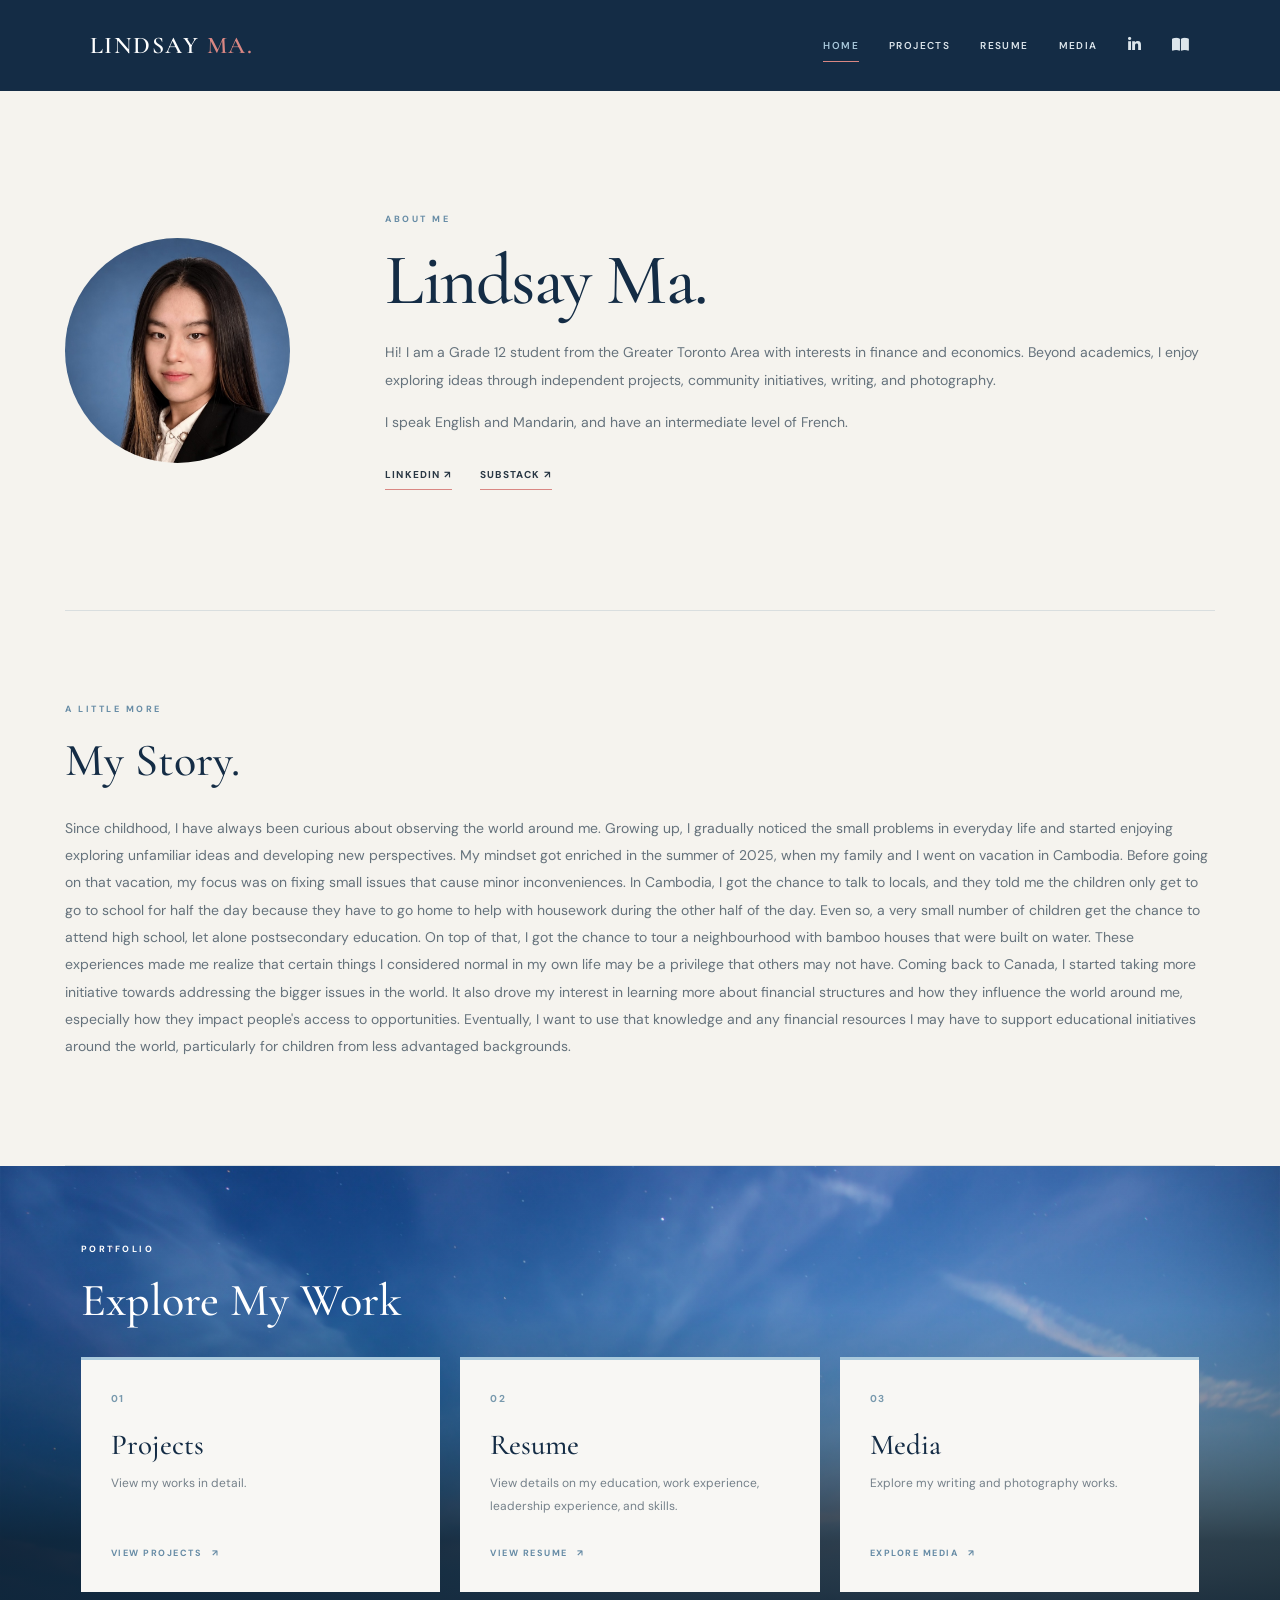
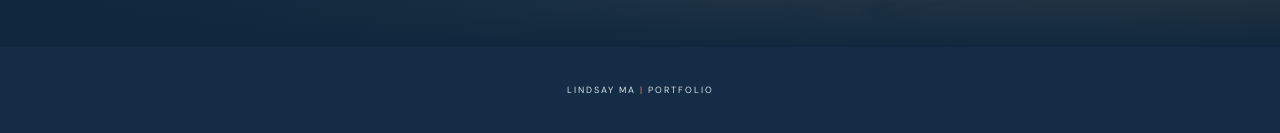
<file: index.html>
<!DOCTYPE html>
<html lang="en">
<head>
    <meta charset="UTF-8">
    <meta name="viewport" content="width=device-width, initial-scale=1.0">
    <title>Lindsay Ma | Portfolio</title>
    <link rel="stylesheet" href="style.css">
    <link rel="stylesheet" href="https://cdnjs.cloudflare.com/ajax/libs/font-awesome/6.5.2/css/all.min.css">
    <link rel="icon" type="image/png" href="favicon.png">
</head>

<body>

    <!-- HEADER -->
    <header class="site-header">

        <a class="wordmark" href="index.html">
            LINDSAY <span>MA.</span>
        </a>

        <nav>
            <a href="index.html" class="active">Home</a>
            <a href="projects.html">Projects</a>
            <a href="resume.html">Resume</a>
            <a href="media.html">Media</a>

            <!-- SOCIAL ICONS -->
            <a href="https://www.linkedin.com/in/lindsayma/"
               target="_blank" rel="noopener noreferrer"
               class="social-icon" aria-label="LinkedIn">
                <i class="fa-brands fa-linkedin-in"></i>
            </a>

            <a href="https://lindsayma.substack.com"
               target="_blank" rel="noopener noreferrer"
               class="social-icon" aria-label="Substack">
                <i class="fa-solid fa-book-open"></i>
            </a>
        </nav>

    </header>


    <main>

        <!-- INTRODUCTION -->
        <section class="section" id="about">

            <div class="profile-layout">

                <img
                    src="profile.png"
                    alt="Lindsay Ma"
                    class="profile-photo"
                >

                <div class="about-copy">

                    <p class="eyebrow">ABOUT ME</p>

                    <h1>Lindsay Ma.</h1>

                    <p>
                        Hi! I am a Grade 12 student from the Greater Toronto Area with interests in finance and economics.
                        Beyond academics, I enjoy exploring ideas through independent projects, community initiatives, writing, and photography.
                    </p>

                    <p>
                        I speak English and Mandarin, and have an
                        intermediate level of French.
                    </p>

                    <div class="social-links">

                        <a
                            href="https://www.linkedin.com/in/lindsayma/"
                            target="_blank"
                            rel="noopener noreferrer"
                        >
                            LinkedIn ↗
                        </a>

                        <a
                            href="https://lindsayma.substack.com"
                            target="_blank"
                            rel="noopener noreferrer"
                        >
                            Substack ↗
                        </a>

                    </div>

                </div>

            </div>

        </section>


        <!-- PERSONAL INTRODUCTION -->
        <section class="section">

            <p class="eyebrow">A LITTLE MORE</p>

            <h2>My Story.</h2>

            <p>
                Since childhood, I have always been curious about observing the world around me. Growing up, I gradually noticed the small problems in everyday life and started
                enjoying exploring unfamiliar ideas and developing new perspectives. My mindset got enriched in the summer of 2025, when my family and I went on vacation in Cambodia.
                Before going on that vacation, my focus was on fixing small issues that cause minor inconveniences. In Cambodia, I got the chance to talk to locals, and they told me
                the children only get to go to school for half the day because they have to go home to help with housework during the other half of the day. Even so, a very small number
                of children get the chance to attend high school, let alone postsecondary education. On top of that, I got the chance to tour a neighbourhood with bamboo houses that were
                built on water. These experiences made me realize that certain things I considered normal in my own life may be a privilege that others may not have. Coming back to Canada,
                I started taking more initiative towards addressing the bigger issues in the world. It also drove my interest in learning more about financial structures and how they
                influence the world around me, especially how they impact people's access to opportunities. Eventually, I want to use that knowledge and any financial resources I may have
                to support educational initiatives around the world, particularly for children from less advantaged backgrounds.
            </p>

        </section>


        <!-- EXPLORE MY WORK WITH TORONTO SKYLINE BACKGROUND -->
        <section class="explore-section">

            <!-- BACKGROUND IMAGE -->
            <img
                src="skyline.jpg"
                alt=""
                class="explore-background"
            >

            <!-- GRADIENT OVERLAY -->
            <div class="explore-overlay"></div>

            <!-- SECTION CONTENT -->
            <div class="explore-content">

                <p class="eyebrow">PORTFOLIO</p>

                <h2>Explore My Work</h2>

                <div class="explore-grid">

                    <!-- PROJECTS -->
                    <a href="projects.html" class="explore-card">

                        <span class="card-number">01</span>

                        <h3>Projects</h3>

                        <p>
                            View my works in detail.
                        </p>

                        <div class="explore-link">
                            VIEW PROJECTS <span>↗</span>
                        </div>

                    </a>


                    <!-- RESUME -->
                    <a href="resume.html" class="explore-card">

                        <span class="card-number">02</span>

                        <h3>Resume</h3>

                        <p>
                            View details on my education, work experience, leadership experience, and skills.
                        </p>

                        <div class="explore-link">
                            VIEW RESUME <span>↗</span>
                        </div>

                    </a>


                    <!-- MEDIA -->
                    <a href="media.html" class="explore-card">

                        <span class="card-number">03</span>

                        <h3>Media</h3>

                        <p>
                            Explore my writing and photography works.
                        </p>

                        <div class="explore-link">
                            EXPLORE MEDIA <span>↗</span>
                        </div>

                    </a>

                </div>

            </div>

        </section>

    </main>


    <!-- FOOTER -->
    <footer>
        <p>LINDSAY MA <span> | </span> PORTFOLIO</p>
    </footer>

</body>
</html>
</file>
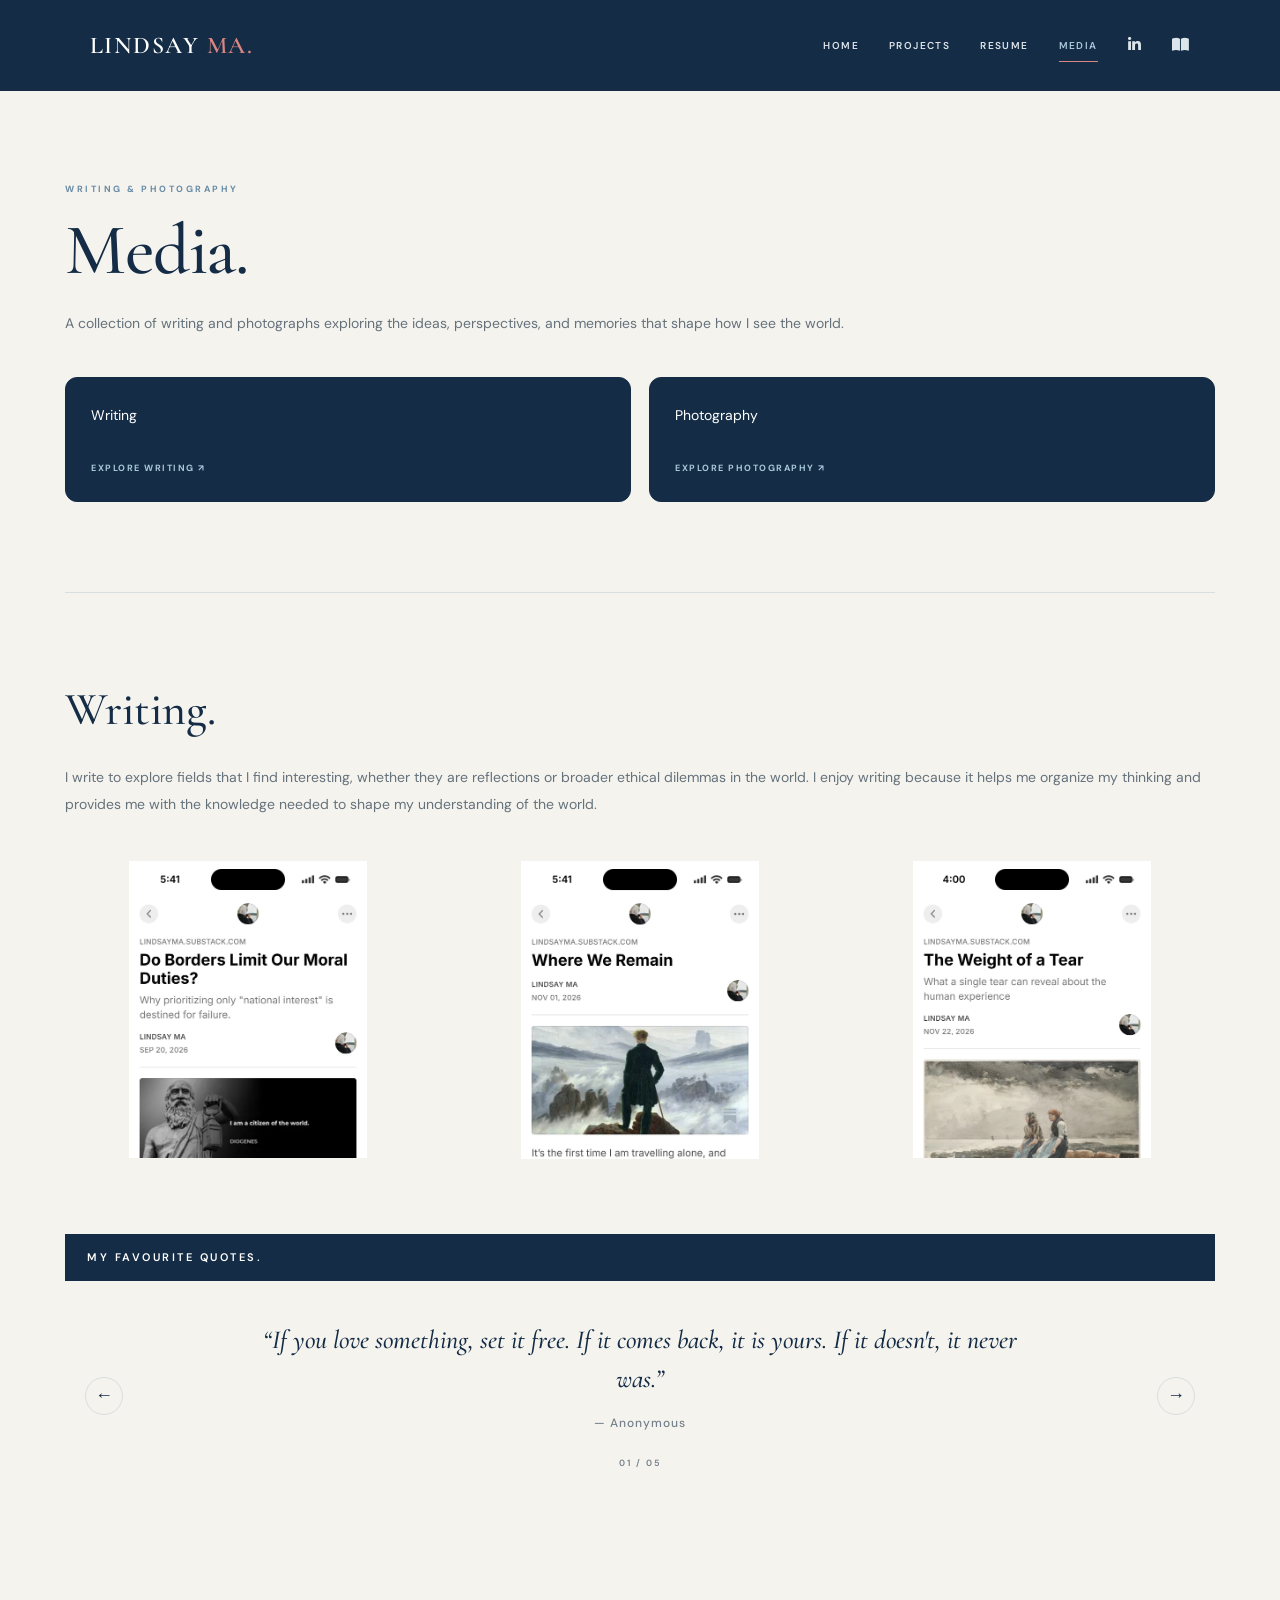
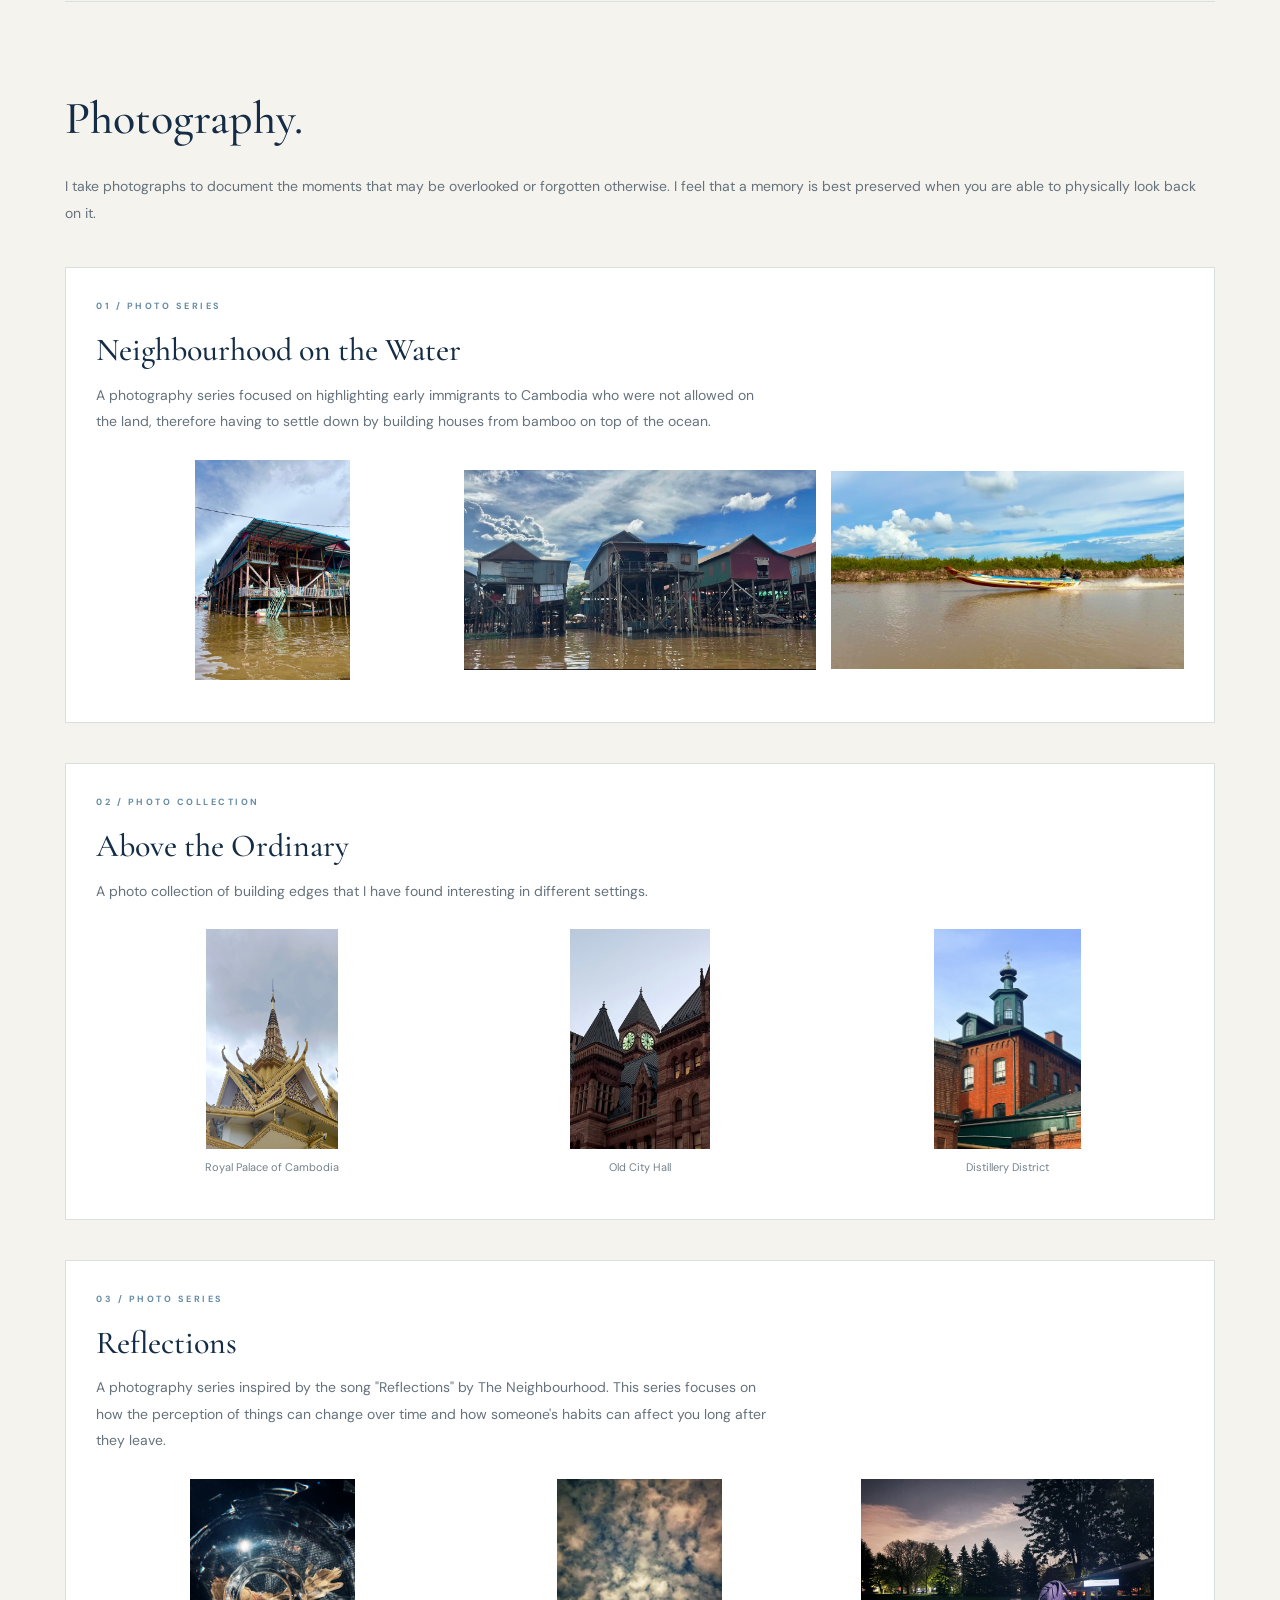
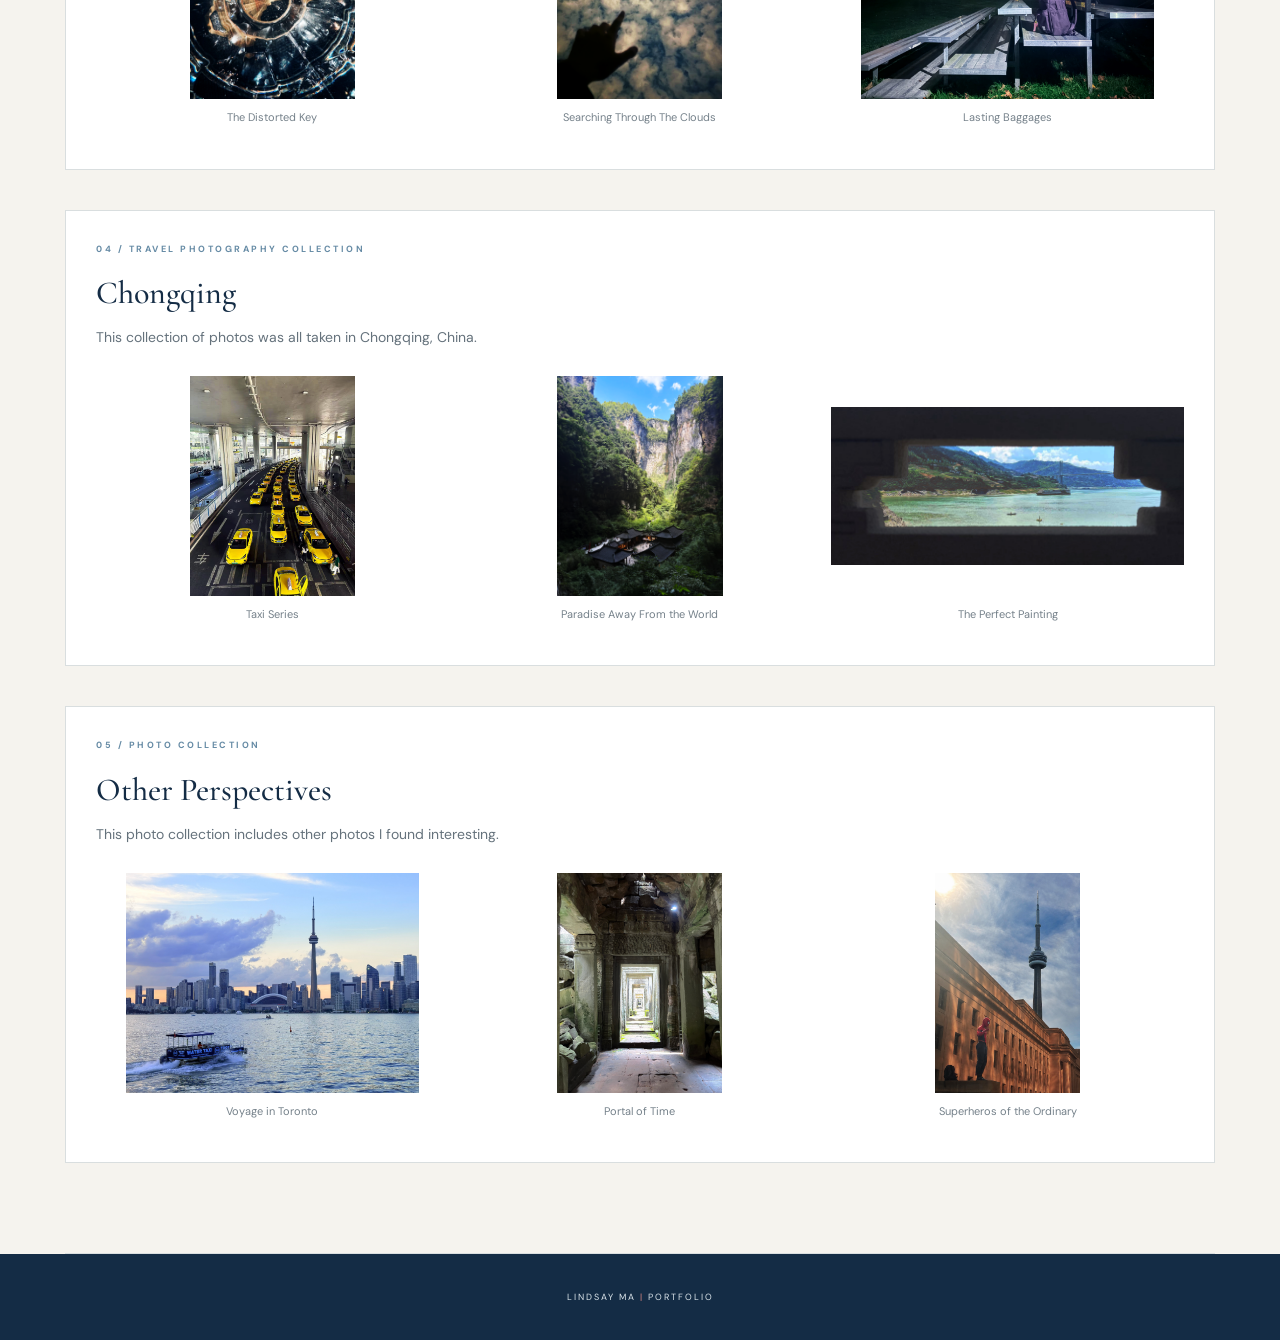
<file: media.html>
<!DOCTYPE html>
<html lang="en">
<head>
    <meta charset="UTF-8">
    <meta name="viewport" content="width=device-width, initial-scale=1.0">
    <title>Lindsay Ma | Media</title>
    <link rel="stylesheet" href="style.css">
    <link rel="stylesheet" href="https://cdnjs.cloudflare.com/ajax/libs/font-awesome/6.5.2/css/all.min.css">
    <link rel="icon" type="image/png" href="/favicon.png">
</head>

<body>

    <header class="site-header">
        <a class="wordmark" href="index.html">
            LINDSAY <span>MA.</span>
        </a>

        <nav>
            <a href="index.html">Home</a>
            <a href="projects.html">Projects</a>
            <a href="resume.html">Resume</a>
            <a href="media.html" class="active">Media</a>

            <a href="https://www.linkedin.com/in/lindsayma/"
               target="_blank" rel="noopener noreferrer"
               class="social-icon" aria-label="LinkedIn">
                <i class="fa-brands fa-linkedin-in"></i>
            </a>

            <a href="https://lindsayma.substack.com"
               target="_blank" rel="noopener noreferrer"
               class="social-icon" aria-label="Substack">
                <i class="fa-solid fa-book-open"></i>
            </a>
        </nav>
    </header>

    <main>

        <!-- MEDIA INTRODUCTION -->
        <section class="section">
            <p class="eyebrow">WRITING & PHOTOGRAPHY</p>
            <h1>Media.</h1>
            <p>
                A collection of writing and photographs exploring
                the ideas, perspectives, and memories that shape
                how I see the world.
            </p>

            <div class="project-navigation">

                <a href="#writing" class="project-nav-button">
                    Writing
                    <span>EXPLORE WRITING ↗</span>
                </a>

                <a href="#photography" class="project-nav-button">
                    Photography
                    <span>EXPLORE PHOTOGRAPHY ↗</span>
                </a>

            </div>
        </section>

        <!-- WRITING -->
        <section class="section" id="writing">

            <h2>Writing.</h2>
            <p>
                I write to explore fields that I find interesting, whether they are reflections or broader ethical dilemmas in the world. 
                I enjoy writing because it helps me organize my thinking and provides me with the knowledge needed to shape my understanding
                of the world. 
            </p>

            <div class="writing-grid">
            
                <a href="https://lindsayma.substack.com/p/do-borders-limit-our-moral-duties"
                   class="writing-card"
                   target="_blank"
                   rel="noopener noreferrer">
            
                    <img src="borders-preview.jpg"
                         alt="Do Borders Limit Our Moral Duties? Substack preview">
            
                </a>
            
                <a href="https://lindsayma.substack.com/p/where-we-remain"
                   class="writing-card"
                   target="_blank"
                   rel="noopener noreferrer">
            
                    <img src="where-we-remain-preview.jpg"
                         alt="Where We Remain Substack preview">
            
                </a>
            
                <a href="https://lindsayma.substack.com/p/the-weight-of-a-tear?r=92wahl&utm_campaign=post-expanded-share&utm_medium=post%20viewer"
                   class="writing-card"
                   target="_blank"
                   rel="noopener noreferrer">
            
                    <img src="the-weight-of-a-tear.jpg"
                         alt="The Weight of a Tear Substack preview">
            
                </a>
            
            </div>

            <!-- FAVOURITE QUOTES -->
            <div class="quotes-section">

                <div class="quotes-heading">
                    <h3>My favourite quotes.</h3>
                </div>

                <div class="quote-carousel">

                    <button class="quote-arrow" id="prevQuote"
                            aria-label="Previous quote">
                        &#8592;
                    </button>

                    <div class="quote-content">

                        <p class="quote-text" id="quoteText">
                            “If you love something, set it free. If it comes back,
                            it is yours. If it doesn't, it never was.”
                        </p>

                        <p class="quote-author" id="quoteAuthor">
                            — Anonymous
                        </p>

                        <p class="quote-counter" id="quoteCounter">
                            01 / 05
                        </p>

                    </div>

                    <button class="quote-arrow" id="nextQuote"
                            aria-label="Next quote">
                        &#8594;
                    </button>

                </div>

            </div>

        </section>

        <!-- PHOTOGRAPHY -->
        <section class="section" id="photography">

            <h2>Photography.</h2>

            <p>
                I take photographs to document the moments that may be overlooked or forgotten otherwise.
                I feel that a memory is best preserved when you are able to physically look back on it.
            </p>

            <!-- CAMBODIA -->
            <div class="photo-feature">

                <div class="photo-feature-info">
                    <p class="eyebrow">01 / PHOTO SERIES </p>
                    <h3>Neighbourhood on the Water</h3>
                    <p>
                        A photography series focused on highlighting early immigrants to Cambodia who were not allowed on the land, 
                        therefore having to settle down by building houses from bamboo on top of the ocean. 
                    </p>
                </div>

                <div class="photo-gallery">
                    <img src="image1.jpg" alt="Cambodia photograph 1">
                    <img src="image2.jpg" alt="Cambodia photograph 2">
                    <img src="image3.jpg" alt="Cambodia photograph 3">
                </div>

            </div>

            <!-- ROOFTOPS -->
            <div class="photo-feature">

                <div class="photo-feature-info">
                    <p class="eyebrow">02 / PHOTO COLLECTION </p>
                    <h3>Above the Ordinary</h3>
                    <p>
                        A photo collection of building edges that I have found interesting in different settings.
                    </p>
                </div>

                <div class="photo-gallery">

                    <div class="photo-item">
                        <img src="image5.jpg" alt="Rooftop photograph 1">
                        <p class="photo-caption">Royal Palace of Cambodia</p>
                    </div>

                    <div class="photo-item">
                        <img src="image6.jpg" alt="Rooftop photograph 2">
                        <p class="photo-caption">Old City Hall</p>
                    </div>

                    <div class="photo-item">
                        <img src="image7.jpg" alt="Rooftop photograph 3">
                        <p class="photo-caption">Distillery District</p>
                    </div>

                </div>
            </div>

            <!-- REFLECTIONS -->
            <div class="photo-feature">

                <div class="photo-feature-info">
                    <p class="eyebrow">03 / PHOTO SERIES </p>
                    <h3>Reflections</h3>
                    <p>
                        A photography series inspired by the song "Reflections" by The Neighbourhood. 
                        This series focuses on how the perception of things can change over time 
                        and how someone's habits can affect you long after they leave.
                    </p>
                </div>

                <div class="photo-gallery">

                    <div class="photo-item">
                        <img src="image8.jpg" alt="Reflection photograph 1">
                        <p class="photo-caption">The Distorted Key</p>
                    </div>

                    <div class="photo-item">
                        <img src="image9.jpg" alt="Reflection photograph 2">
                        <p class="photo-caption">Searching Through The Clouds</p>
                    </div>

                    <div class="photo-item">
                        <img src="image10.jpg" alt="Reflection photograph 3">
                        <p class="photo-caption">Lasting Baggages</p>
                    </div>

                    <div class="photo-item">
                        <img src="image11.jpg" alt="Reflection photograph 4">
                        <p class="photo-caption">A Lasting Effect</p>
                    </div>

                </div>
            </div>

            <!-- CHONGQING -->
            <div class="photo-feature">

                <div class="photo-feature-info">
                    <p class="eyebrow">04 / TRAVEL PHOTOGRAPHY COLLECTION </p>
                    <h3>Chongqing</h3>
                    <p>
                        This collection of photos was all taken in Chongqing, China.
                    </p>
                </div>

                <div class="photo-gallery">

                    <div class="photo-item">
                        <img src="image12.jpg" alt="Chongqing photograph 1">
                        <p class="photo-caption">Taxi Series</p>
                    </div>

                    <div class="photo-item">
                        <img src="image13.jpg" alt="Chongqing photograph 2">
                        <p class="photo-caption">Paradise Away From the World</p>
                    </div>

                    <div class="photo-item">
                        <img src="image14.jpg" alt="Chongqing photograph 3">
                        <p class="photo-caption">The Perfect Painting</p>
                    </div>

                    <div class="photo-item">
                        <img src="image15.jpg" alt="Chongqing photograph 4">
                        <p class="photo-caption">Path of Life</p>
                    </div>

                    <div class="photo-item">
                        <img src="image16.jpg" alt="Chongqing photograph 5">
                        <p class="photo-caption">Bridge of Memories</p>
                    </div>

                    <div class="photo-item">
                        <img src="image17.jpg" alt="Chongqing photograph 6">
                        <p class="photo-caption">Staircase of the past</p>
                    </div>

                    <div class="photo-item">
                        <img src="image18.jpg" alt="Chongqing photograph 7">
                        <p class="photo-caption">A Lonely Raft</p>
                    </div>

                </div>
            </div>

            <!-- OTHER PHOTOGRAPHS -->
            <div class="photo-feature">

                <div class="photo-feature-info">
                    <p class="eyebrow">05 / PHOTO COLLECTION </p>
                    <h3>Other Perspectives</h3>
                    <p>
                        This photo collection includes other photos I found interesting.
                    </p>
                </div>

                <div class="photo-gallery">

                    <div class="photo-item">
                        <img src="image19.jpg" alt="Selected photograph 1">
                        <p class="photo-caption">Voyage in Toronto</p>
                    </div>

                    <div class="photo-item">
                        <img src="image22.jpg" alt="Selected photograph 2">
                        <p class="photo-caption">Portal of Time</p>
                    </div>

                    <div class="photo-item">
                        <img src="image21.jpg" alt="Selected photograph 3">
                        <p class="photo-caption">Superheros of the Ordinary</p>
                    </div>

                    <div class="photo-item">
                        <img src="image20.jpg" alt="Selected photograph 4">
                        <p class="photo-caption">Nights in Tianjin</p>
                    </div>

                    <div class="photo-item">
                        <img src="image24.jpg" alt="Selected photograph 5">
                        <p class="photo-caption">Travelling Through the Times</p>
                    </div>

                    <div class="photo-item">
                        <img src="image23.jpg" alt="Selected photograph 6">
                        <p class="photo-caption">Geese Trio</p>
                    </div>

                </div>
            </div>

        </section>

    </main>

    <footer>
        <p>LINDSAY MA <span> | </span> PORTFOLIO</p>
    </footer>

    <!-- QUOTE CAROUSEL SCRIPT -->
    <script>
    document.addEventListener("DOMContentLoaded", function () {

        const quotes = [
            {
                text: "“If you love something, set it free. If it comes back, it is yours. If it doesn't, it never was.”",
                author: "Anonymous"
            },
            {
                text: "“And once the storm is over, you won't remember how you made it through, how you managed to survive. You won't even be sure, in fact, whether the storm is really over. But one thing is certain. When you come out of the storm, you won't be the same person who walked in. That's what this storm's all about.”",
                author: "Haruki Murakami, Kafka on the Shore"
            },
            {
                text: "“In the midst of winter, I found there was, within me, an invincible summer.”",
                author: "Albert Camus, Return to Tipasa"
            },
            {
                text: "“It is not death that a man should fear, but he should fear never beginning to live.”",
                author: "George Long, The Philosophy of Antoninus"
            },
            {
                text: "“Had he not read so many books, had he not seen the wider world, he might have been like his father and brother—content to toil and live quietly on this land, perhaps even feeling satisfied and happy.”",
                author: "Lu Yao, The Ordinary World"
            }
        ];

        let currentQuote = 0;

        const quoteText = document.getElementById("quoteText");
        const quoteAuthor = document.getElementById("quoteAuthor");
        const quoteCounter = document.getElementById("quoteCounter");

        const prevButton = document.getElementById("prevQuote");
        const nextButton = document.getElementById("nextQuote");

        function showQuote() {
            quoteText.textContent = quotes[currentQuote].text;
            quoteAuthor.textContent = "— " + quotes[currentQuote].author;

            quoteCounter.textContent =
                String(currentQuote + 1).padStart(2, "0") +
                " / " +
                String(quotes.length).padStart(2, "0");
        }

        prevButton.addEventListener("click", function () {
            currentQuote = (currentQuote - 1 + quotes.length) % quotes.length;
            showQuote();
        });

        nextButton.addEventListener("click", function () {
            currentQuote = (currentQuote + 1) % quotes.length;
            showQuote();
        });

        showQuote();

    });
    </script>

</body>
</html>
</file>
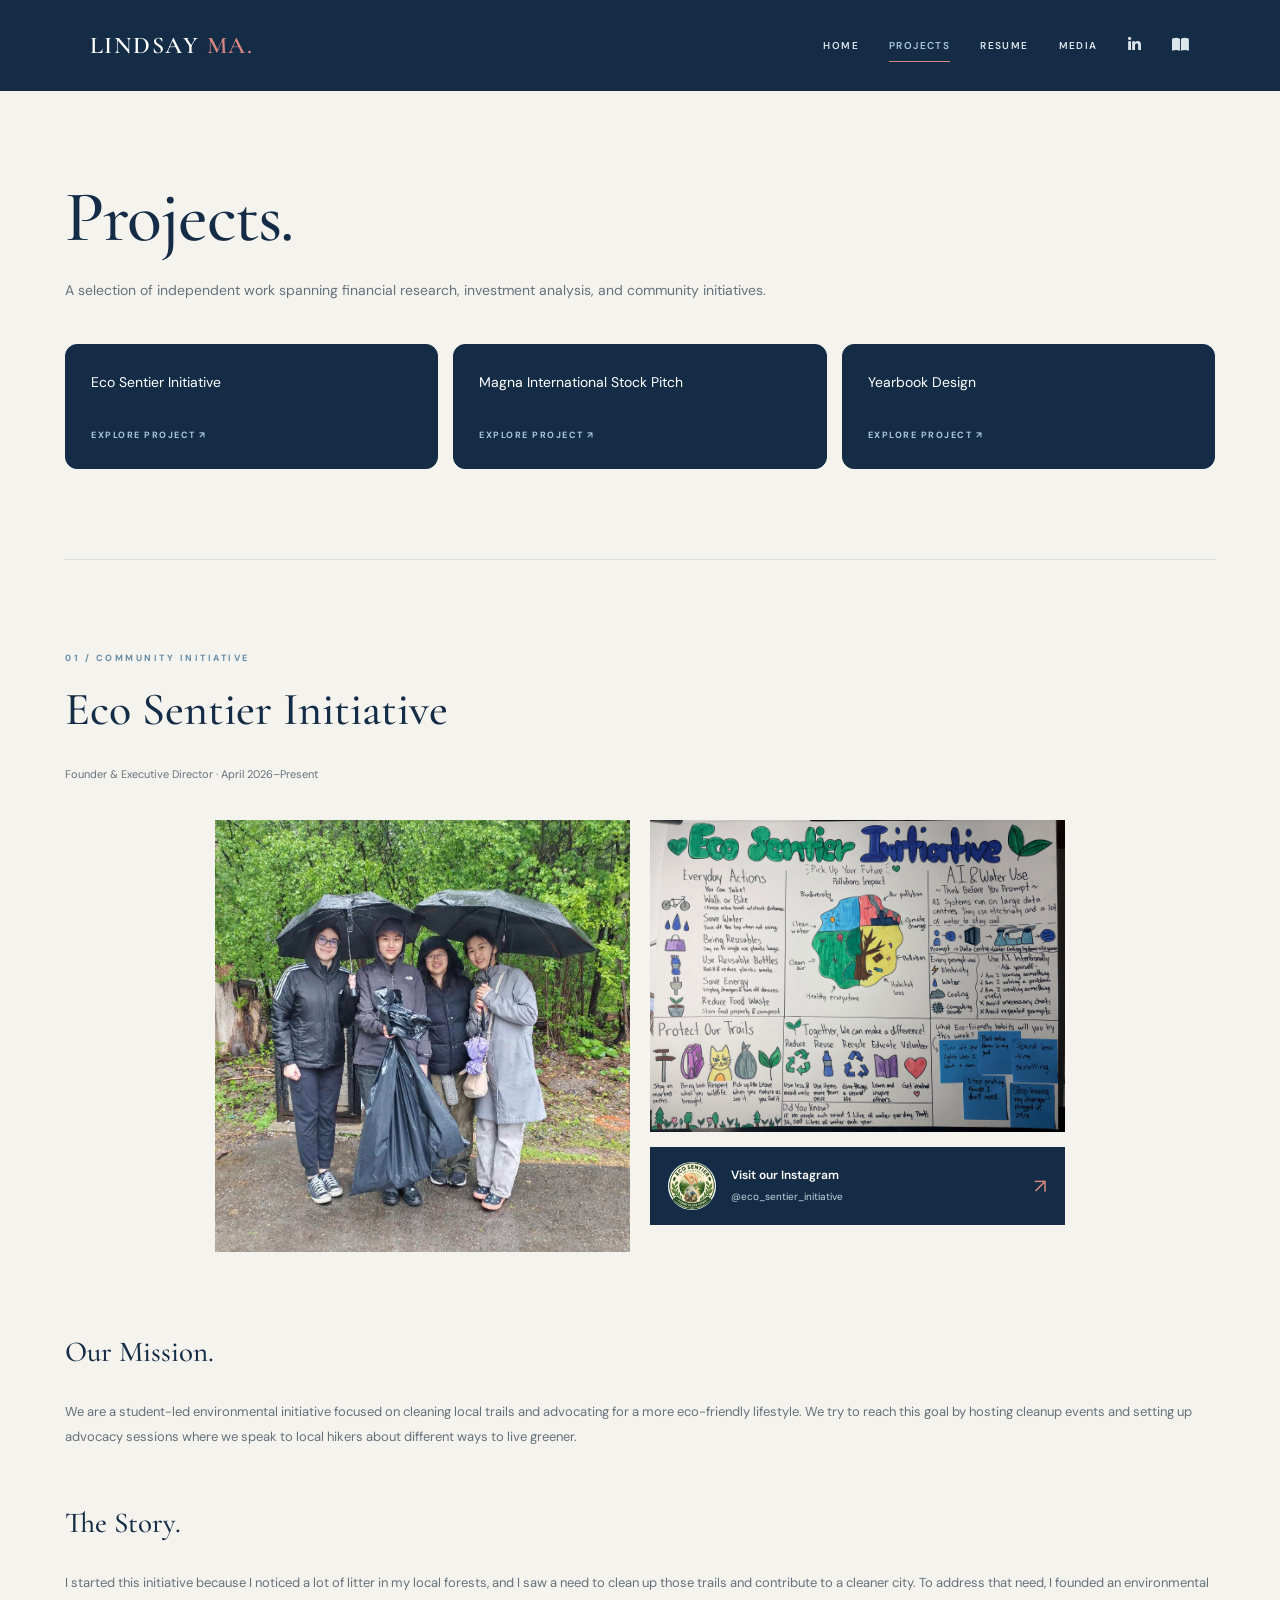
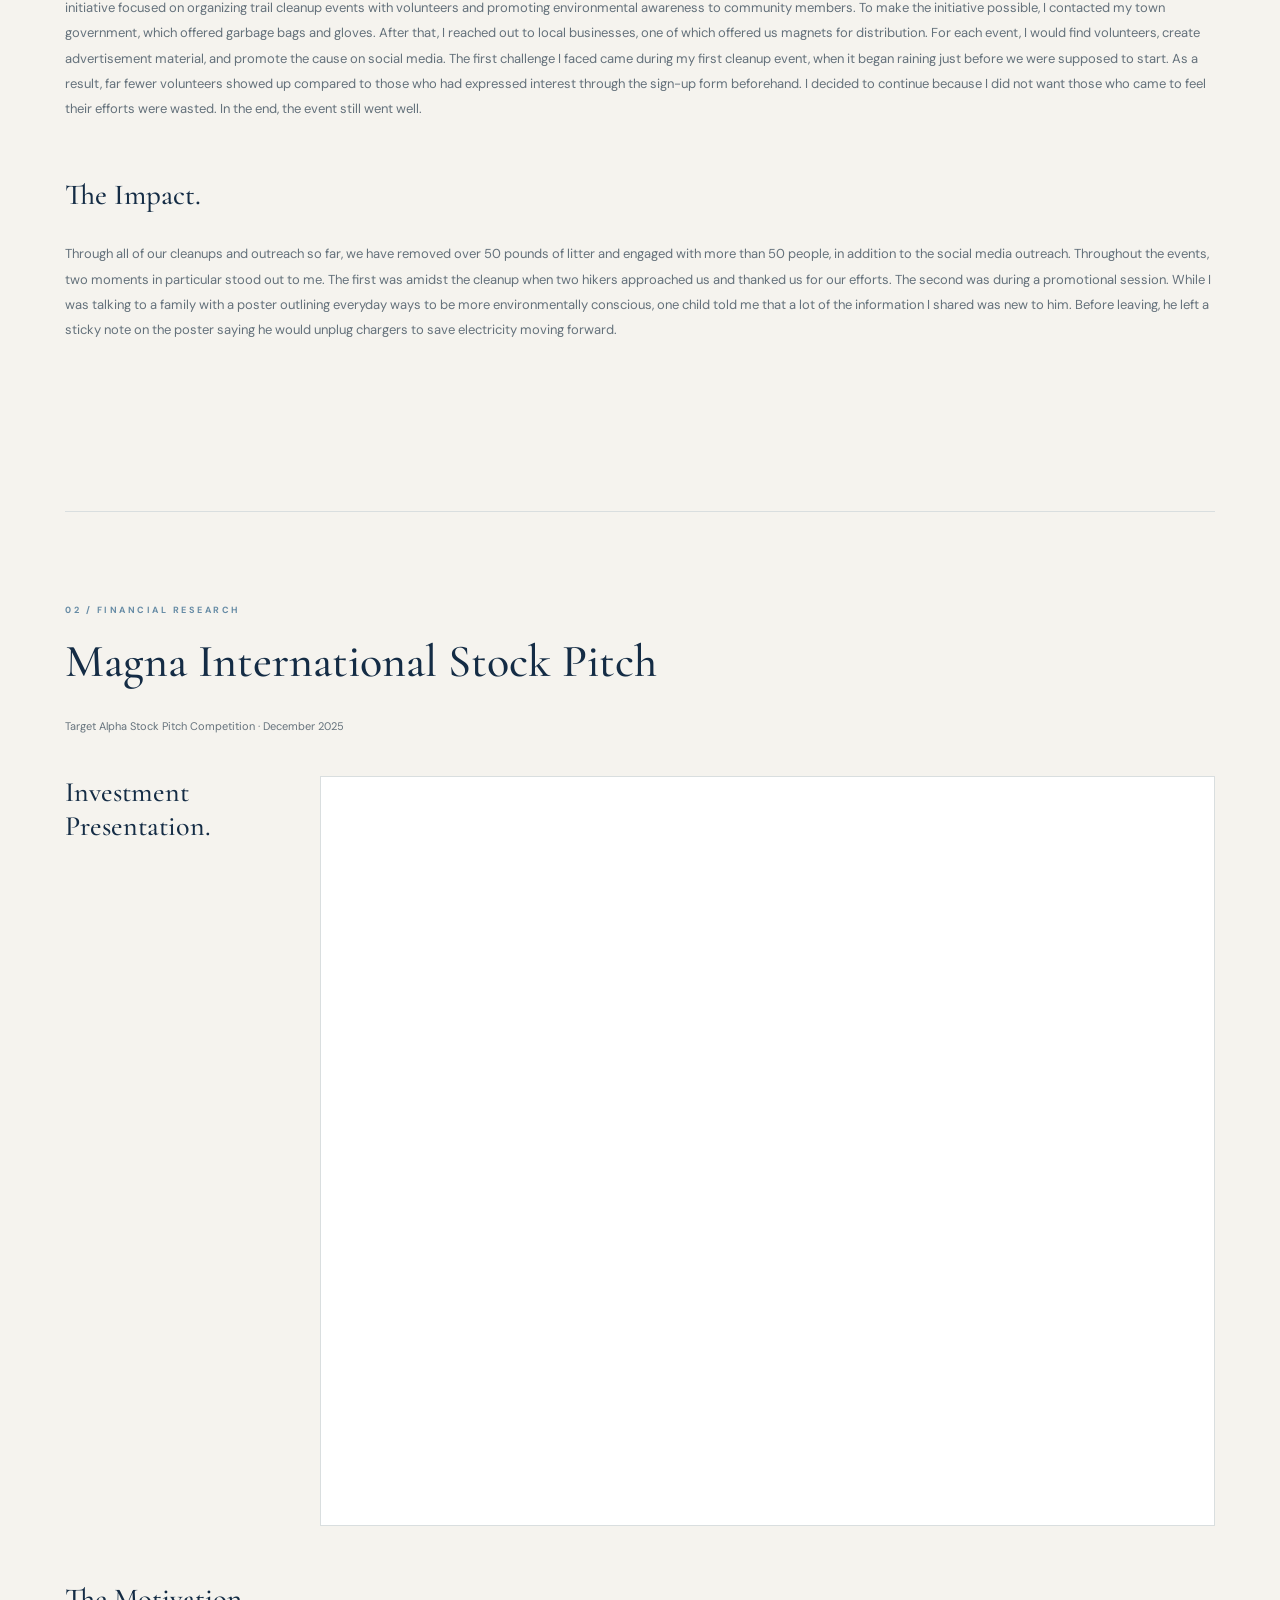
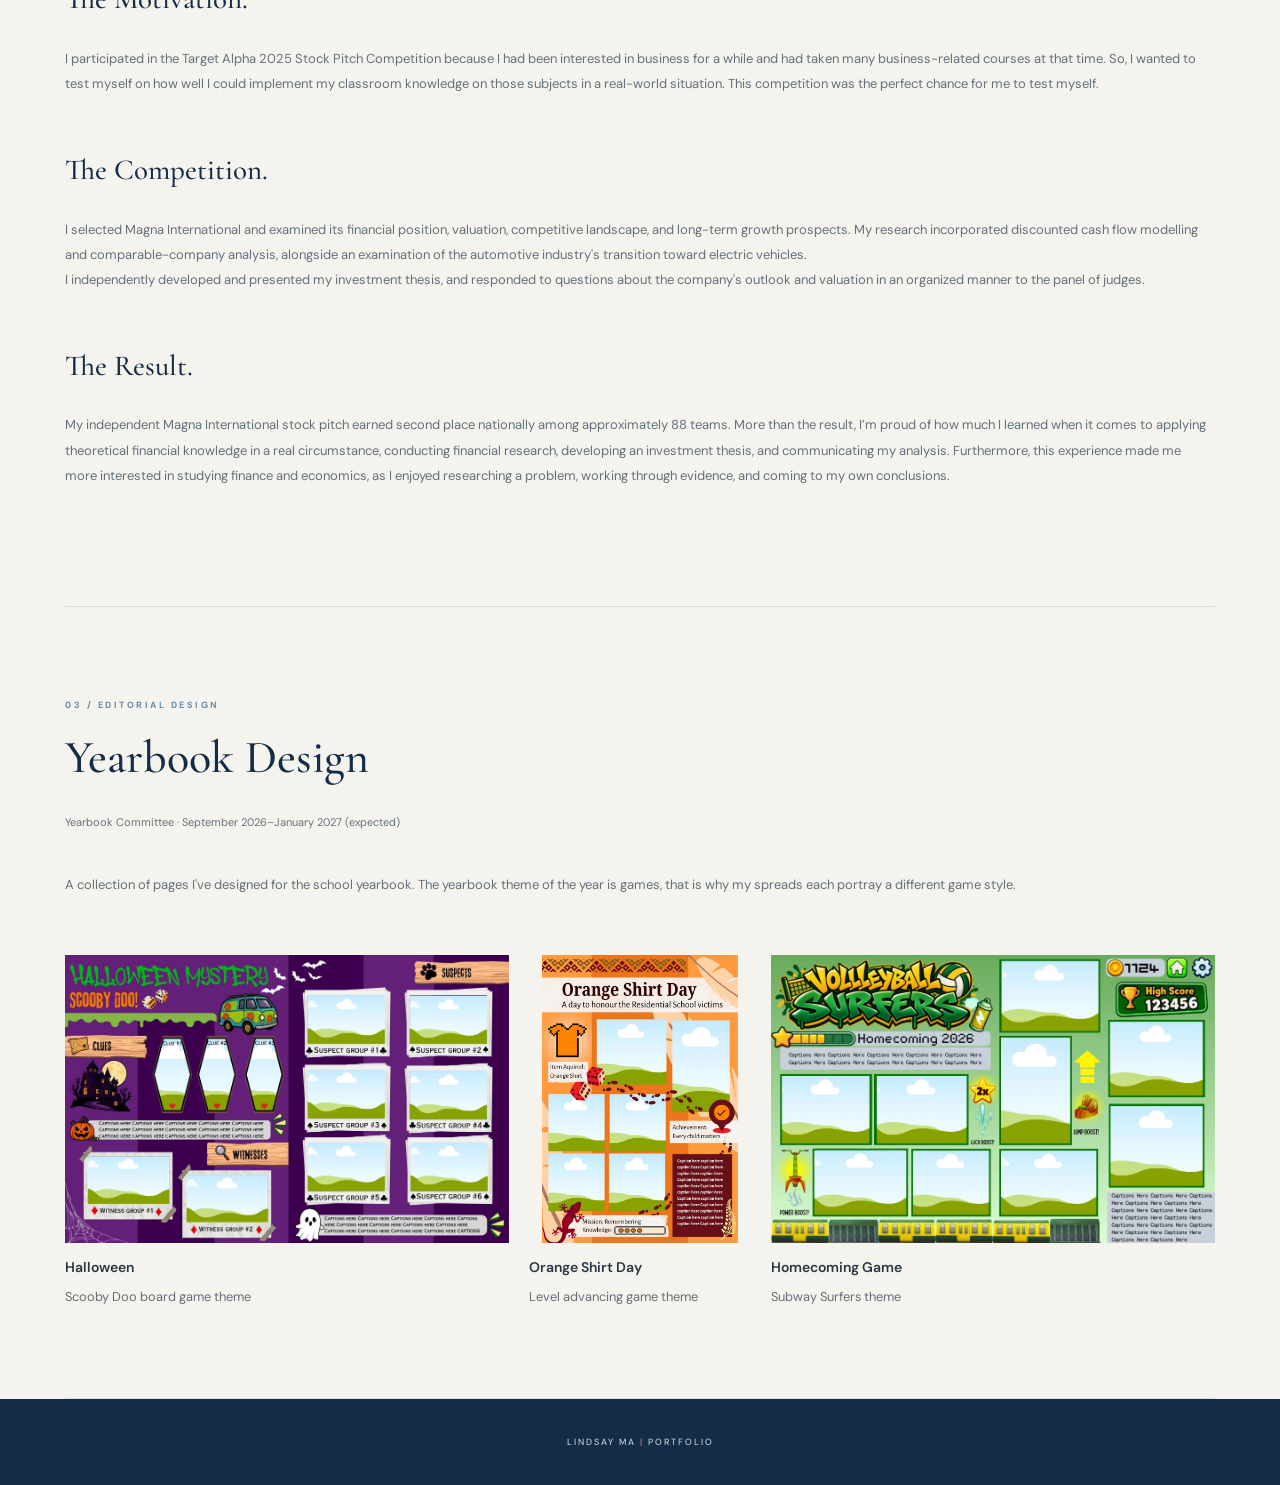
<file: projects.html>
<!DOCTYPE html>
<html lang="en">
<head>
    <meta charset="UTF-8">
    <meta name="viewport" content="width=device-width, initial-scale=1.0">
    <title>Lindsay Ma | Projects</title>
    <link rel="stylesheet" href="style.css">
    <link rel="stylesheet" href="https://cdnjs.cloudflare.com/ajax/libs/font-awesome/6.5.2/css/all.min.css">
    <link rel="icon" type="image/png" href="favicon.png">
</head>

<body class="project-page">

    <!-- HEADER -->
    <header class="site-header">

        <a class="wordmark" href="index.html">
            LINDSAY <span>MA.</span>
        </a>

        <nav>
            <a href="index.html">Home</a>
            <a href="projects.html" class="active">Projects</a>
            <a href="resume.html">Resume</a>
            <a href="media.html">Media</a>

            <!-- SOCIAL ICONS -->
            <a href="https://www.linkedin.com/in/lindsayma/"
               target="_blank" rel="noopener noreferrer"
               class="social-icon" aria-label="LinkedIn">
                <i class="fa-brands fa-linkedin-in"></i>
            </a>

            <a href="https://lindsayma.substack.com"
               target="_blank" rel="noopener noreferrer"
               class="social-icon" aria-label="Substack">
                <i class="fa-solid fa-book-open"></i>
            </a>
        </nav>

    </header>

    <main>

        <!-- PAGE INTRODUCTION -->
        <section class="section">

            <h1>Projects.</h1>

            <p>
                A selection of independent work spanning financial
                research, investment analysis, and community initiatives.
            </p>

            <!-- PROJECT NAVIGATION -->
            <div class="project-navigation">

                <a href="#eco-sentier" class="project-nav-button">
                    Eco Sentier Initiative
                    <span>EXPLORE PROJECT ↗</span>
                </a>

                <a href="#magna-pitch" class="project-nav-button">
                    Magna International Stock Pitch
                    <span>EXPLORE PROJECT ↗</span>
                </a>

                <a href="#yearbook" class="project-nav-button">
                    Yearbook Design
                    <span>EXPLORE PROJECT ↗</span>
                </a>

            </div>

        </section>

        <!-- =====================================
             ECO SENTIER INITIATIVE
        ====================================== -->

        <section class="section eco-section" id="eco-sentier">

            <p class="eyebrow">01 / COMMUNITY INITIATIVE</p>

            <h2>Eco Sentier Initiative</h2>

            <p class="entry-meta">
                Founder & Executive Director · April 2026–Present
            </p>

            <!-- PHOTOGRAPHS AND INSTAGRAM -->
            <div class="eco-image-grid">

                <!-- FIRST PHOTO -->
                <div class="eco-image-slot">
                    <img
                        src="eco-sentier-1.jpg"
                        alt="Eco Sentier Initiative photograph"
                    >
                </div>

                <!-- SECOND PHOTO AND INSTAGRAM BUTTON -->
                <div class="eco-image-right">

                    <div class="eco-image-slot">
                        <img
                            src="eco-sentier-2.jpg"
                            alt="Eco Sentier Initiative photograph"
                        >
                    </div>

                    <a
                        href="https://www.instagram.com/eco_sentier_initiative/"
                        target="_blank"
                        rel="noopener noreferrer"
                        class="eco-instagram-button"
                    >

                        <img
                            src="EA3FDC3D-49FE-4E13-B14A-AD544316E374.PNG"
                            alt="Eco Sentier Initiative profile picture"
                        >

                        <span class="instagram-button-text">
                            <strong>Visit our Instagram</strong>
                            <small>@eco_sentier_initiative</small>
                        </span>

                        <span class="instagram-arrow">↗</span>

                    </a>

                </div>

            </div>

            <!-- OUR MISSION -->
            <div class="entry eco-subsection">

                <div>
                    <h3>Our Mission.</h3>
                </div>

                <div>
                    <p>
                        We are a student-led environmental initiative focused on cleaning local trails and advocating for a more
                        eco-friendly lifestyle. We try to reach this goal by hosting cleanup events and setting up advocacy sessions
                        where we speak to local hikers about different ways to live greener.
                    </p>
                </div>

            </div>

            <!-- THE STORY -->
            <div class="entry eco-subsection">

                <div>
                    <h3>The Story.</h3>
                </div>

                <div>
                    <p>I started this initiative because I noticed a lot of litter in my local forests, and I saw a need to clean up those trails and
                        contribute to a cleaner city. To address that need, I founded an environmental initiative focused on organizing trail cleanup
                        events with volunteers and promoting environmental awareness to community members. To make the initiative possible, I contacted
                        my town government, which offered garbage bags and gloves. After that, I reached out to local businesses, one of which offered
                        us magnets for distribution. For each event, I would find volunteers, create advertisement material, and promote the cause on
                        social media. The first challenge I faced came during my first cleanup event, when it began raining just before we were supposed
                        to start. As a result, far fewer volunteers showed up compared to those who had expressed interest through the sign-up form beforehand.
                        I decided to continue because I did not want those who came to feel their efforts were wasted. In the end, the event still
                        went well.</p>
                </div>

            </div>

            <!-- THE IMPACT -->
            <div class="entry eco-subsection">

                <div>
                    <h3>The Impact.</h3>
                </div>

                <div>
                    <p>Through all of our cleanups and outreach so far, we have removed over 50 pounds of litter and
                        engaged with more than 50 people, in addition to the social media outreach. Throughout the events,
                        two moments in particular stood out to me. The first was amidst the cleanup when two hikers approached us
                        and thanked us for our efforts. The second was during a promotional session. While I was talking to a family
                        with a poster outlining everyday ways to be more environmentally conscious, one child told me that a lot
                        of the information I shared was new to him. Before leaving, he left a sticky note on the poster saying he
                        would unplug chargers to save electricity moving forward.</p>
                </div>

            </div>

        </section>

        <!-- =====================================
             MAGNA INTERNATIONAL STOCK PITCH
        ====================================== -->

        <section class="section" id="magna-pitch">

            <p class="eyebrow">02 / FINANCIAL RESEARCH</p>

            <h2>Magna International Stock Pitch</h2>

            <p class="entry-meta">
                Target Alpha Stock Pitch Competition · December 2025
            </p>

            <!-- INVESTMENT PRESENTATION -->
            <div class="entry eco-subsection presentation-entry">

                <div>
                    <h3>Investment Presentation.</h3>
                </div>

                <div>
                    <div class="presentation-container">
                        <iframe
                            src="https://lindsay-ma.github.io/magna-stock-pitch.pdf"
                            title="Magna International Stock Pitch Presentation"
                            class="presentation-frame"
                            loading="lazy"
                        ></iframe>
                    </div>
                </div>

            </div>

            <!-- THE MOTIVATION -->
            <div class="entry eco-subsection">

                <div>
                    <h3>The Motivation.</h3>
                </div>

                <div>
                    <p>I participated in the Target Alpha 2025 Stock Pitch Competition because I had been interested in business for a while and had
                        taken many business-related courses at that time. So, I wanted to test myself on how well I could implement my classroom
                        knowledge on those subjects in a real-world situation. This competition was the perfect chance for me to test myself.</p>
                </div>

            </div>

            <!-- THE ANALYSIS -->
            <div class="entry eco-subsection">

                <div>
                    <h3>The Competition.</h3>
                </div>

                <div>
                    <p>
                        I selected Magna International and examined its financial position, valuation, competitive
                        landscape, and long-term growth prospects. My research incorporated discounted cash flow
                        modelling and comparable-company analysis, alongside an examination of the automotive
                        industry's transition toward electric vehicles.
                    </p>

                    <p>
                        I independently developed and presented my investment thesis, and responded to questions
                        about the company's outlook and valuation in an organized manner to the panel of judges.
                    </p>
                </div>

            </div>

            <!-- THE RESULT -->
            <div class="entry eco-subsection">

                <div>
                    <h3>The Result.</h3>
                </div>

                <div>
                    <p>
                        My independent Magna International stock pitch earned second place nationally among approximately 88 teams. More than
                        the result, I’m proud of how much I learned when it comes to applying theoretical financial knowledge in a real circumstance,
                        conducting financial research, developing an investment thesis, and communicating my analysis. Furthermore, this experience made me more
                        interested in studying finance and economics, as I enjoyed researching a problem, working through evidence, and coming to my own
                        conclusions.
                    </p>
                </div>

            </div>

        </section>

        <!-- =====================================
             YEARBOOK DESIGN
        ====================================== -->

        <section class="section" id="yearbook">

            <p class="eyebrow">03 / EDITORIAL DESIGN</p>

            <h2>Yearbook Design</h2>

            <p class="entry-meta">
                Yearbook Committee · September 2026–January 2027 (expected)
            </p>

            <!-- INTRODUCTION -->
            <div class="entry eco-subsection">
                
                <div>
                    <p>A collection of pages I've designed for the school yearbook. The yearbook theme of the year is games, that is why my spreads
                       each portray a different game style.</p>
                </div>

            </div>

            <!-- DESIGN GALLERY -->
            <div class="yearbook-gallery">

                <figure class="yearbook-item">
                    <div class="yearbook-image">
                        <img
                            src="yearbook-halloween.jpg"
                            alt="Halloween yearbook spread"
                        >
                    </div>
                    <figcaption>
                        <strong>Halloween</strong>
                        <span>Scooby Doo board game theme</span>
                    </figcaption>
                </figure>

                <figure class="yearbook-item">
                    <div class="yearbook-image">
                        <img
                            src="yearbook-orange-shirt.jpg"
                            alt="Orange Shirt Day yearbook page"
                        >
                    </div>
                    <figcaption>
                        <strong>Orange Shirt Day</strong>
                        <span>Level advancing game theme</span>
                    </figcaption>
                </figure>

                <figure class="yearbook-item">
                    <div class="yearbook-image">
                        <img
                            src="yearbook-homecoming.jpg"
                            alt="Homecoming game yearbook spread"
                        >
                    </div>
                    <figcaption>
                        <strong>Homecoming Game</strong>
                        <span>Subway Surfers theme</span>
                    </figcaption>
                </figure>

            </div>

        </section>

    </main>

    <!-- FOOTER -->
    <footer class="site-footer">
        <p>LINDSAY MA <span> | </span> PORTFOLIO</p>
    </footer>

</body>
</html>
</file>
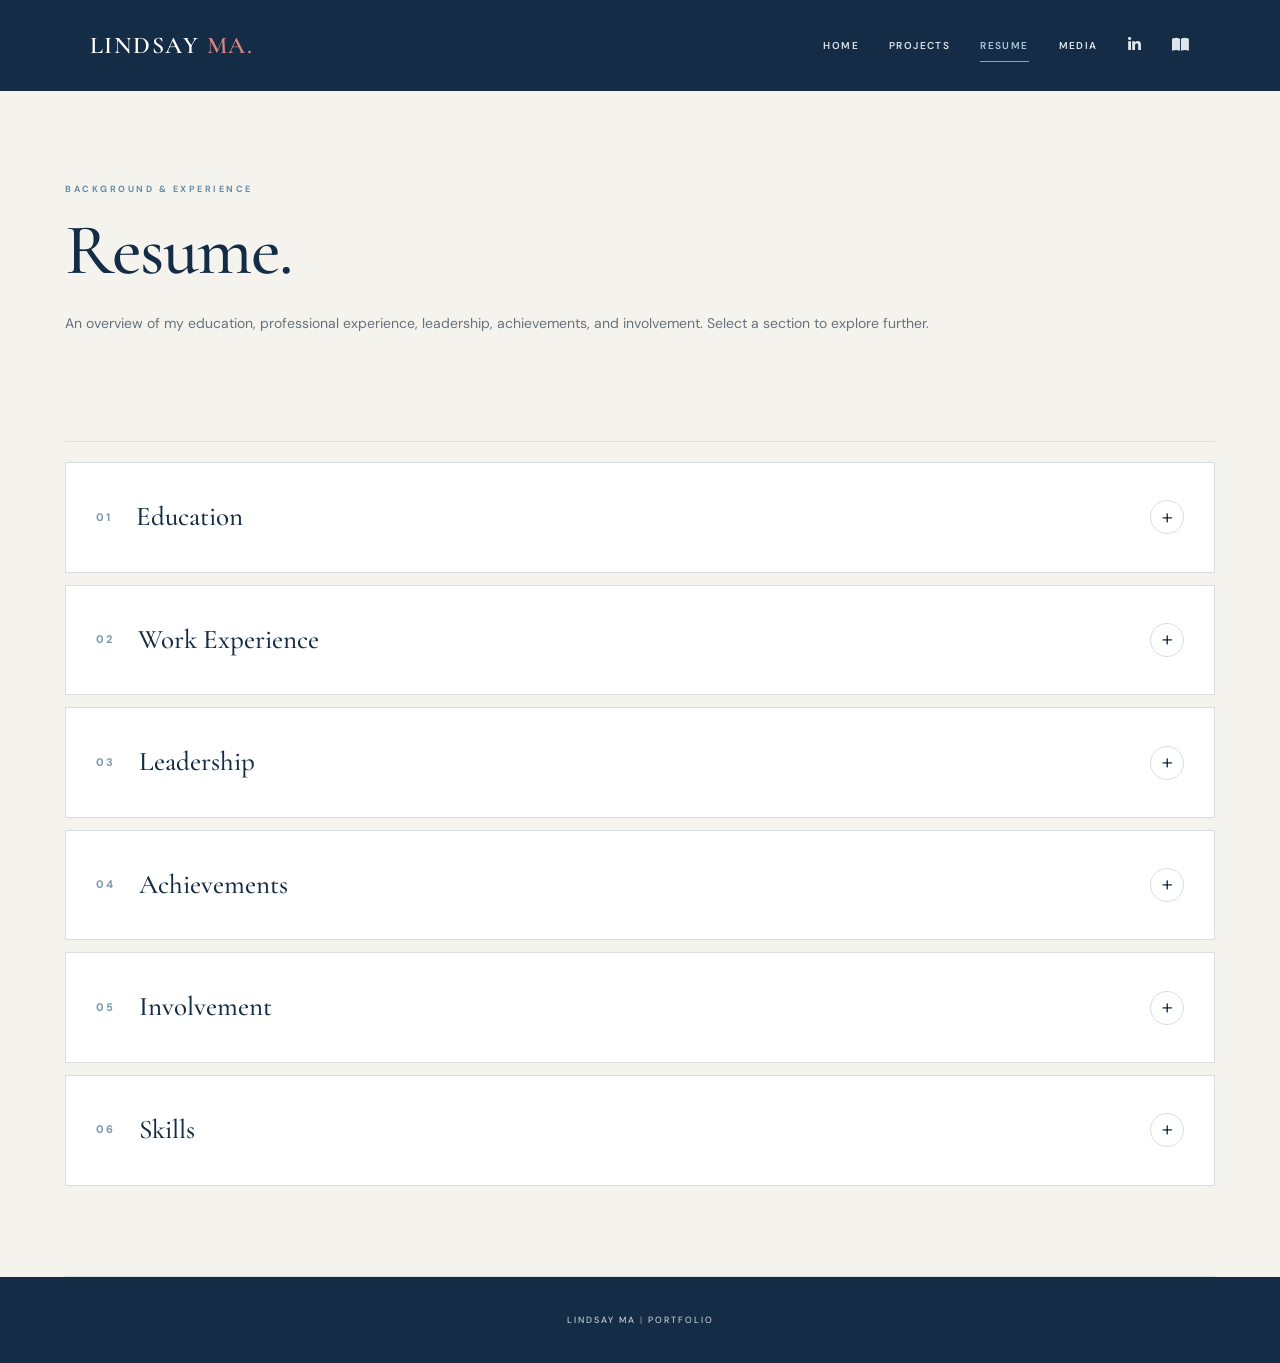
<file: resume.html>
<!DOCTYPE html>
<html lang="en">
<head>
    <meta charset="UTF-8">
    <meta name="viewport" content="width=device-width, initial-scale=1.0">
    <title>Lindsay Ma | Resume</title>
    <link rel="stylesheet" href="style.css">
    <link rel="stylesheet" href="https://cdnjs.cloudflare.com/ajax/libs/font-awesome/6.5.2/css/all.min.css">
    <link rel="icon" type="image/png" href="favicon.png">
</head>

<body>

    <header class="site-header">
        <a class="wordmark" href="index.html">
            LINDSAY <span>MA.</span>
        </a>

        <nav>
            <a href="index.html">Home</a>
            <a href="projects.html">Projects</a>
            <a href="resume.html" class="active">Resume</a>
            <a href="media.html">Media</a>

            <a href="https://www.linkedin.com/in/lindsayma/"
               target="_blank" rel="noopener noreferrer"
               class="social-icon" aria-label="LinkedIn">
                <i class="fa-brands fa-linkedin-in"></i>
            </a>

            <a href="https://lindsayma.substack.com"
               target="_blank" rel="noopener noreferrer"
               class="social-icon" aria-label="Substack">
                <i class="fa-solid fa-book-open"></i>
            </a>
        </nav>
    </header>

    <main>

        <section class="section">
            <p class="eyebrow">BACKGROUND & EXPERIENCE</p>
            <h1>Resume.</h1>
            <p>
                An overview of my education, professional experience,
                leadership, achievements, and involvement.
                Select a section to explore further.
            </p>
        </section>

        <section class="section resume-accordion">

            <!-- 01 EDUCATION -->
            <details class="resume-item">
                <summary>
                    <span class="resume-number">01</span>
                    <span class="resume-heading">Education</span>
                    <span class="resume-toggle">+</span>
                </summary>

                <div class="resume-content">

                    <div class="entry">
                        <div>
                            <h3>Cardinal Carter Catholic High School</h3>
                            <p class="entry-meta">Aurora, Ontario</p>
                            <p class="entry-meta">September 2025–June 2027 (Expected)</p>
                        </div>
                        <div>
                            <p><strong>Ontario Secondary School Diploma</strong></p>
                            <p>Business Specialist High Skills Major (SHSM)</p>
                            <ul>
                                <li>
                                    Grade 12 level credits include: MHF4U, HFA4U,
                                    ENG4U, CIA4U, MDM4U, MCV4U, IDC4U, BBB4M,
                                    AWQ4M & TGG4M.
                                </li>
                            </ul>
                        </div>
                    </div>

                    <div class="entry">
                        <div>
                            <h3>Explore Program</h3>
                            <p class="entry-meta">St. Charles Garnier Campus</p>
                            <p class="entry-meta">June 2026–July 2026</p>
                        </div>
                        <div>
                            <p><strong>French Language Immersion Program</strong></p>
                            <ul>
                                <li>
                                    Completed over 250 hours of French
                                    instruction, conversation, and cultural
                                    activities in Québec City.
                                </li>
                                <li>Achieved 87% at the pre-intermediate level.</li>
                            </ul>
                        </div>
                    </div>

                    <div class="entry">
                        <div>
                            <h3>Dr. G.W. Williams Secondary School</h3>
                            <p class="entry-meta">Aurora, Ontario</p>
                            <p class="entry-meta">September 2023–June 2025</p>
                        </div>
                        <div>
                            <p><strong>Pre-International Baccalaureate Programme</strong></p>
                        </div>
                    </div>

                </div>
            </details>

            <!-- 02 WORK EXPERIENCE -->
            <details class="resume-item">
                <summary>
                    <span class="resume-number">02</span>
                    <span class="resume-heading">Work Experience</span>
                    <span class="resume-toggle">+</span>
                </summary>

                <div class="resume-content">

                    <div class="entry">
                        <div>
                            <h3>LiveLong Sea & Sky Ltd.</h3>
                            <p class="entry-meta">Intern</p>
                            <p class="entry-meta">October 2023–October 2026</p>
                        </div>
                        <div>
                            <ul>
                                <li>Prepared professional presentations and briefing materials.</li>
                                <li>Facilitated communication across multinational teams.</li>
                            </ul>
                        </div>
                    </div>

                    <div class="entry">
                        <div>
                            <h3>Mandarin Restaurant</h3>
                            <p class="entry-meta">Hostess</p>
                            <p class="entry-meta">September 2025–January 2026</p>
                        </div>
                        <div>
                            <ul>
                                <li>Greeted and assisted guests in a welcoming manner.</li>
                                <li>Communicated effectively in a fast-paced environment.</li>
                                <li>Managed reservations and seating efficiently.</li>
                                <li>Coordinated pickup and delivery orders.</li>
                            </ul>
                        </div>
                    </div>
                </div>
            </details>

            <!-- 03 LEADERSHIP -->
            <details class="resume-item">
                <summary>
                    <span class="resume-number">03</span>
                    <span class="resume-heading">Leadership</span>
                    <span class="resume-toggle">+</span>
                </summary>

                <div class="resume-content">

                    <div class="entry">
                        <div>
                            <h3>Eco Sentier Initiative</h3>
                            <p class="entry-meta">Founder & Executive Director</p>
                            <p class="entry-meta">April 2026–Present</p>
                        </div>
                        <div>
                            <ul>
                                <li>Founded a student-led environmental initiative focused on trail cleanups and community advocation</li>
                                <li>Found company sponsors to support environmental awareness initiatives.</li>
                                <li>Collaborated with municipal representatives to coordinate event logistics.</li>
                            </ul>
                        </div>
                    </div>

                    <div class="entry">
                        <div>
                            <h3>Green & Gold Newspaper</h3>
                            <p class="entry-meta">Editor-in-Chief</p>
                            <p class="entry-meta">September 2026–Present</p>
                        </div>
                        <div>
                            <ul>
                                <li>Lead the student newspaper team, oversee editorial planning and publication responsibilities.</li>
                                <li>Host meetings, recruit members, assign roles, give tasks and coordinate with school administration.</li>
                            </ul>
                        </div>
                    </div>
                    
                    <div class="entry">
                        <div>
                            <h3>Debate Club</h3>
                            <p class="entry-meta">Executive</p>
                            <p class="entry-meta">September 2024–June 2025</p>
                        </div>
                        <div>
                            <ul>
                                <li>Judged debates and provided constructive feedback to participants.</li>
                                <li>Helped organize three major tournaments, each involving 50+ participants, including an interschool event.</li>
                                <li>Assisted with event logistics and promotional materials.</li>
                            </ul>
                        </div>
                    </div>
                    
                    <div class="entry">
                        <div>
                            <h3>Words By Wildcats</h3>
                            <p class="entry-meta">Section Head</p>
                            <p class="entry-meta">September 2024–June 2025</p>
                        </div>
                        <div>
                            <ul>
                                <li>Edited and reviewed student submissions, supported writers in their writing.</li>
                            </ul>
                        </div>
                    </div>
                </div>
            </details>

            <!-- 04 ACHIEVEMENTS -->
            <details class="resume-item">
                <summary>
                    <span class="resume-number">04</span>
                    <span class="resume-heading">Achievements</span>
                    <span class="resume-toggle">+</span>
                </summary>

                <div class="resume-content">

                    <div class="entry">
                        <div>
                            <h3>National Book Award</h3>
                            <p class="entry-meta">2026</p>
                        </div>
                        <div>
                            <ul>
                                <li>
                                    Selected as Cardinal Carter Catholic High School's National Book Award recipient.
                                </li>
                            </ul>
                        </div>
                    </div>

                    <div class="entry">
                        <div>
                            <h3>Target Alpha Stock Pitch Competition</h3>
                            <p class="entry-meta">2025</p>
                        </div>
                        <div>
                            <p><strong>2nd Place · 88 Teams</strong></p>
                            <ul>
                                <li>Developed and presented an individual investment pitch on Magna International.</li>
                                <li>Applied financial valuation methods, including discounted cash flow analysis and comparable company multiples.</li>
                                <li>Presented investment rationale and defended the analysis during Q&A with the panel of judges.</li>
                            </ul>
                        </div>
                    </div>

                    <div class="entry">
                        <div>
                            <h3>Academic Honour Roll</h3>
                            <p class="entry-meta">2023–2026</p>
                        </div>
                        <div>
                            <ul>
                                <li>Recognized for 80%+ academic achievement throughout secondary school.</li>
                            </ul>
                        </div>
                    </div>

                    <div class="entry">
                        <div>
                            <h3>Happy Life Financial Literacy Competition</h3>
                            <p class="entry-meta">2023</p>
                        </div>
                        <div>
                            <p><strong>Winner</strong></p>
                            <ul>
                                <li>Thought of a business idea, created a pitch, and presented it.</li>
                            </ul>
                        </div>
                    </div>

                </div>
            </details>


            <!-- 05 INVOLVEMENT -->
            <details class="resume-item">
                <summary>
                    <span class="resume-number">05</span>
                    <span class="resume-heading">Involvement</span>
                    <span class="resume-toggle">+</span>
                </summary>

                <div class="resume-content">

                    <div class="entry">
                        <div>
                            <h3>Ontario High School Model Parliament</h3>
                            <p class="entry-meta">November 2026–February 2027</p>
                        </div>
                        <div>
                            <ul>
                                <li>Selected to participate in a parliamentary education program involving debate, representation, 
                                    and the legislative process at the Legislative Assembly of Ontario.</li>
                            </ul>
                        </div>
                    </div>

                    <div class="entry">
                        <div>
                            <h3>School Newsletter</h3>
                            <p class="entry-meta">Student Editor</p>
                            <p class="entry-meta">September 2026–Present</p>
                        </div>
                        <div>
                            <ul>
                                <li>One out of three students selected to edit the monthly newsletter sent to parents.</li>
                                <li>Coordinate with the different departments and put together monthly news.</li>
                            </ul>
                        </div>
                    </div>

                    <div class="entry">
                        <div>
                            <h3>Yearbook Committee</h3>
                            <p class="entry-meta">Staff Member</p>
                            <p class="entry-meta">September 2026–Present</p>
                        </div>
                        <div>
                            <ul>
                                <li>Photograph events and design pages published in the school yearbook.</li>
                            </ul>
                        </div>
                    </div>

                    <div class="entry">
                        <div>
                            <h3>Ethics Bowl</h3>
                            <p class="entry-meta">Participant</p>
                            <p class="entry-meta">September 2023–February 2025</p>
                        </div>
                        <div>
                            <ul>
                                <li>Participated in ethical discussions and collaborative analysis of complex real-world dilemmas with a team.</li>
                            </ul>
                        </div>
                    </div>

                </div>
            </details>


            <!-- 06 SKILLS -->
            <details class="resume-item">
                <summary>
                    <span class="resume-number">06</span>
                    <span class="resume-heading">Skills</span>
                    <span class="resume-toggle">+</span>
                </summary>

                <div class="resume-content">

                    <div class="entry">
                        <div>
                            <h3>Languages</h3>
                        </div>
                        <div>
                            <ul>
                                <li>English · Fluent</li>
                                <li>Mandarin · Fluent</li>
                                <li>French · Intermediate</li>
                            </ul>
                        </div>
                    </div>

                    <div class="entry">
                        <div>
                            <h3>Professional</h3>
                        </div>
                        <div>
                            <ul>
                                <li>Financial research and analysis</li>
                                <li>Written communication</li>
                                <li>Editorial writing and editing</li>
                                <li>Public speaking</li>
                                <li>Event coordination</li>
                                <li>Project management</li>
                                <li>Team leadership</li>
                            </ul>
                        </div>
                    </div>

                    <div class="entry">
                        <div>
                            <h3>Digital</h3>
                        </div>
                        <div>
                            <ul>
                                <li>Canva</li>
                                <li>Adobe Photoshop</li>
                                <li>Canva</li>
                            </ul>
                        </div>
                    </div>

                </div>
            </details>

        </section>

    </main>

    <footer>
        <p>LINDSAY MA <span> | </span> PORTFOLIO</p>
    </footer>

</body>
</html>
</file>
<file: style.css>
/* FONTS */
@import url('https://fonts.googleapis.com/css2?family=Cormorant+Garamond:wght@400;500;600&family=DM+Sans:wght@400;500;600;700&display=swap');

/* =========================================
   LINDSAY MA — PERSONAL PORTFOLIO
   Editorial coastal colour palette
========================================= */

/* COLOUR PALETTE */
:root {
    --navy: #142c45;
    --navy-light: #203e59;
    --azure: #a9c9dc;
    --azure-light: #e5eff4;
    --coral: #d98783;
    --coral-light: #f3e3df;

    --ivory: #f5f3ee;
    --paper: #ffffff;
    --text: #293744;
    --muted: #75818a;
    --line: #d9dedf;

    --heading-font: "Cormorant Garamond", Georgia, serif;
    --body-font: "DM Sans", Arial, sans-serif;
}

/* =========================================
   GENERAL
========================================= */

* {
    box-sizing: border-box;
}

html {
    scroll-behavior: smooth;
}

body {
    margin: 0;
    background: var(--ivory);
    color: var(--text);
    font-family: var(--body-font);
    font-size: 14px;
    line-height: 1.8;
    -webkit-font-smoothing: antialiased;
}

a {
    color: inherit;
    text-decoration: none;
}

img {
    max-width: 100%;
}

h1,
h2,
h3,
h4 {
    color: var(--navy);
    font-family: var(--heading-font);
    font-weight: 500;
}

p {
    margin-top: 0;
}

/* =========================================
   HEADER & NAVIGATION
========================================= */

.site-header {
    width: 100%;
    padding: 24px 7%;
    display: flex;
    justify-content: space-between;
    align-items: center;
    gap: 30px;
    background: var(--navy);
    color: var(--paper);
}

.wordmark {
    font-family: var(--heading-font);
    font-size: 24px;
    font-weight: 600;
    letter-spacing: 1.5px;
    white-space: nowrap;
}

.wordmark span {
    color: var(--coral);
}

nav {
    display: flex;
    align-items: center;
    flex-wrap: wrap;
    gap: 30px;
}

nav > a {
    position: relative;
    color: #dce5eb;
    font-size: 10px;
    font-weight: 600;
    letter-spacing: 1.4px;
    text-transform: uppercase;
    transition: color 0.2s ease;
}

nav > a:not(.social-icon)::after {
    content: "";
    position: absolute;
    left: 0;
    bottom: -7px;
    width: 0;
    height: 1px;
    background: var(--coral);
    transition: width 0.25s ease;
}

nav > a:hover,
nav > a.active {
    color: var(--azure);
}

nav > a:hover::after,
nav > a.active::after {
    width: 100%;
}

/* HEADER SOCIAL ICONS */

nav .social-icon {
    color: #dce5eb;
    font-size: 15px;
    transition: color 0.2s ease;
}

nav .social-icon:hover {
    color: var(--coral);
}

/* =========================================
   MAIN CONTENT
========================================= */

main {
    width: 100%;
    max-width: 1400px;
    margin: 0 auto;
    padding: 0 65px;
}

.section {
    padding: 90px 0;
    border-bottom: 1px solid var(--line);
    scroll-margin-top: 25px;
}

.eyebrow {
    margin-bottom: 17px;
    color: #668ba5;
    font-family: var(--body-font);
    font-size: 9px;
    font-weight: 700;
    letter-spacing: 2.5px;
    text-transform: uppercase;
}

h1 {
    margin: 0 0 22px;
    font-size: clamp(48px, 6vw, 72px);
    line-height: 1.02;
    letter-spacing: -1.5px;
}

h2 {
    margin: 0 0 28px;
    font-size: clamp(35px, 4vw, 46px);
    line-height: 1.15;
}

h3 {
    margin-top: 0;
    font-size: 29px;
    line-height: 1.2;
}

h4 {
    margin: 0 0 10px;
    font-size: 22px;
}

/* FULL-WIDTH SECTION PARAGRAPHS */

.section > p:not(.eyebrow) {
    max-width: none;
    width: 100%;
    color: #65727c;
    line-height: 1.95;
}

/* =========================================
   HOMEPAGE INTRODUCTION
========================================= */

#about {
    padding: 120px 0;
}

.profile-layout {
    display: grid;
    grid-template-columns: 245px 1fr;
    align-items: center;
    gap: 75px;
}

.profile-photo {
    display: block;
    width: 100%;
    max-width: 225px;
    aspect-ratio: 1;
    object-fit: cover;
    border-radius: 50%;
    filter: saturate(85%);
}

.about-copy h1 {
    margin-bottom: 20px;
}

.about-copy p:not(.eyebrow) {
    max-width: 100%;
    color: #65727c;
    font-size: 14px;
    line-height: 2;
}

/* SOCIAL LINKS */

.social-links {
    display: flex;
    flex-wrap: wrap;
    gap: 28px;
    margin-top: 30px;
    font-size: 10px;
    font-weight: 700;
    letter-spacing: 1.2px;
    text-transform: uppercase;
}

.social-links a {
    padding-bottom: 5px;
    border-bottom: 1px solid var(--coral);
    transition: color 0.2s ease;
}

.social-links a:hover {
    color: #b96865;
}

/* =========================================
   HOMEPAGE EXPLORE SECTION
========================================= */

.explore-section {
    padding: 75px 0 110px;
}

.explore-section h2 {
    margin-bottom: 38px;
}

.explore-grid {
    display: grid;
    grid-template-columns: repeat(3, minmax(0, 1fr));
    gap: 20px;
}

.explore-card {
    display: flex;
    flex-direction: column;
    min-height: 235px;
    padding: 30px;
    background: var(--paper);
    border-top: 3px solid var(--azure);
    transition: transform 0.25s ease,
                border-color 0.25s ease;
}

.explore-card:hover {
    transform: translateY(-5px);
    border-color: var(--coral);
}

.card-number {
    color: #7899ad;
    font-size: 10px;
    font-weight: 700;
    letter-spacing: 1.5px;
}

.explore-card h3 {
    margin: 20px 0 10px;
    font-size: 29px;
}

.explore-card p {
    margin: 0;
    color: var(--muted);
    font-size: 12px;
    line-height: 1.9;
}

.explore-link {
    display: inline-block;
    margin-top: auto;
    padding-top: 22px;
    color: #668ba5;
    font-size: 9px;
    font-weight: 700;
    letter-spacing: 1.5px;
    text-transform: uppercase;
}

.explore-link span {
    margin-left: 6px;
}

/* =========================================
   ENTRIES & EXPERIENCE
========================================= */

.subheading {
    margin: 55px 0 20px;
    color: #668ba5;
    font-family: var(--body-font);
    font-size: 10px;
    font-weight: 700;
    letter-spacing: 2px;
    text-transform: uppercase;
}

.entry {
    display: grid;
    grid-template-columns: 205px 1fr;
    gap: 45px;
    padding: 28px 0;
    border-top: 1px solid var(--line);
}

.entry-meta {
    color: var(--muted);
    font-size: 11px;
    line-height: 1.9;
}

.entry-meta span {
    display: block;
    margin-top: 6px;
    color: var(--navy);
    font-weight: 600;
}

.entry p {
    max-width: 680px;
    margin-bottom: 0;
    color: #64717b;
    font-size: 13px;
    line-height: 1.95;
}

.gold-text {
    color: #668ba5;
}

/* =========================================
   SIMPLE LISTS
========================================= */

.simple-list > div {
    display: grid;
    grid-template-columns: 145px 1fr;
    gap: 30px;
    padding: 22px 0;
    border-top: 1px solid var(--line);
}

.simple-list span {
    padding-top: 4px;
    color: #668ba5;
    font-size: 11px;
    letter-spacing: 0.5px;
}

.simple-list p {
    margin: 0;
    color: #414f5b;
    font-size: 14px;
}

/* =========================================
   WRITING & SUBSTACK
========================================= */

.writing-grid {
    display: grid;
    grid-template-columns: repeat(2, minmax(0, 1fr));
    gap: 30px;
    margin-top: 42px;
}

.writing-card {
    display: block;
    overflow: hidden;
    background: transparent;
    border: none;
    box-shadow: none;
    transition: transform 0.25s ease;
}

.writing-card:hover {
    transform: translateY(-4px);
}

/* SMALLER, CENTRED SUBSTACK PREVIEW IMAGES */

.writing-card img {
    display: block;
    width: 65%;
    height: auto;
    max-height: none;
    margin: 0 auto;
    aspect-ratio: auto;
    object-fit: initial;
    border: none;
    box-shadow: none;
}

/* =========================================
   PHOTOGRAPHY COLLECTIONS
========================================= */

/* LARGE BOX AROUND EACH COLLECTION */

.photo-feature {
    display: flex;
    flex-direction: column;
    gap: 25px;
    margin-top: 40px;
    padding: 30px;
    background: var(--paper);
    border: 1px solid var(--line);
}

.photo-feature-info {
    max-width: 750px;
}

.photo-feature-info h3 {
    margin: 8px 0 12px;
    font-size: 32px;
}

.photo-feature-info p:last-child {
    max-width: 680px;
    margin-bottom: 0;
    color: #65727c;
    line-height: 1.9;
}

/* HORIZONTAL PHOTO GALLERIES */

.photo-gallery {
    display: flex;
    flex-direction: row;
    flex-wrap: nowrap;
    align-items: flex-start;
    gap: 15px;
    width: 100%;
    min-width: 0;
    overflow-x: auto;
    overflow-y: hidden;
    padding: 0 0 12px;
    -webkit-overflow-scrolling: touch;
    overscroll-behavior-x: contain;
}

/* PHOTOS WITHOUT CAPTIONS */

.photo-gallery > img {
    display: block;
    flex: 0 0 calc((100% - 30px) / 3);
    width: calc((100% - 30px) / 3);
    height: 220px;
    max-width: none;
    object-fit: contain;
    background: transparent;
    border: none;
    box-shadow: none;
}

/* INDIVIDUAL PHOTOS WITH CAPTIONS */

.photo-item {
    display: flex;
    flex-direction: column;
    flex: 0 0 calc((100% - 30px) / 3);
    min-width: 0;
    gap: 10px;
    padding: 0;
    margin: 0;
    background: transparent;
    border: none;
    box-shadow: none;
}

.photo-item img {
    display: block;
    width: 100%;
    height: 220px;
    max-width: none;
    object-fit: contain;
    background: transparent;
    border: none;
    box-shadow: none;
}

.photo-caption {
    margin: 0;
    padding: 0;
    color: var(--muted);
    font-family: var(--body-font);
    font-size: 11px;
    line-height: 1.6;
    text-align: center;
}

/* GALLERY SCROLLBAR */

.photo-gallery::-webkit-scrollbar {
    height: 5px;
}

.photo-gallery::-webkit-scrollbar-thumb {
    background: var(--azure);
    border-radius: 10px;
}

.photo-gallery::-webkit-scrollbar-track {
    background: transparent;
}

/* TABLET */

@media (max-width: 750px) {

    .photo-gallery > img,
    .photo-item img {
        height: 180px;
    }
}

/* SMALL PHONES */

@media (max-width: 450px) {

    .photo-feature-info h3 {
        font-size: 27px;
    }

    .photo-gallery > img,
    .photo-item img {
        height: 145px;
    }
}

/* =========================================
   RESUME ACCORDION
========================================= */

.resume-accordion {
    display: flex;
    flex-direction: column;
    gap: 12px;
    padding-top: 20px;
}

.resume-item {
    overflow: hidden;
    background: var(--paper);
    border: 1px solid var(--line);
    transition: border-color 0.2s ease;
}
.resume-item:hover,
.resume-item[open] {
    border-color: var(--azure);
}

.resume-item summary {
    display: flex;
    align-items: center;
    gap: 25px;
    padding: 30px;
    cursor: pointer;
    list-style: none;
}

.resume-item summary::-webkit-details-marker {
    display: none;
}

.resume-number {
    color: #7899ad;
    font-size: 11px;
    font-weight: 700;
    letter-spacing: 1.5px;
}

.resume-heading {
    flex: 1;
    color: var(--navy);
    font-family: var(--heading-font);
    font-size: 27px;
    font-weight: 500;
}

.resume-toggle {
    display: flex;
    align-items: center;
    justify-content: center;
    width: 34px;
    height: 34px;
    border: 1px solid var(--line);
    border-radius: 50%;
    color: var(--navy);
    font-size: 21px;
    font-weight: 300;
    transition: transform 0.25s ease,
                background 0.2s ease;
}

.resume-item[open] .resume-toggle {
    transform: rotate(45deg);
    background: var(--azure-light);
}

.resume-content {
    padding: 0 30px 25px;
}

.resume-content .entry:first-child {
    border-top: 1px solid var(--line);
}

/* =========================================
   ECO SENTIER
========================================= */

.eco-section {
    padding-bottom: 140px;
}

.eco-image-grid {
    display: grid;
    grid-template-columns: repeat(2, minmax(0, 1fr));
    align-items: start;
    gap: 20px;
    width: 100%;
    max-width: 850px;
    margin: 35px auto 55px;
}

.eco-image-right {
    display: flex;
    flex-direction: column;
    gap: 15px;
    min-width: 0;
}

.eco-image-slot {
    width: 100%;
    height: auto;
    overflow: visible;
}

.eco-image-slot img {
    display: block;
    width: 100%;
    height: auto;
    max-width: 100%;
}

.eco-section .eco-subsection,
#magna-pitch .eco-subsection {
    border-top: none;
}

/* ECO SENTIER INSTAGRAM BUTTON */

.eco-instagram-button {
    display: flex;
    align-items: center;
    gap: 15px;
    width: 100%;
    padding: 14px 17px;
    background: var(--navy);
    color: var(--paper);
    border: 1px solid var(--navy);
    transition: background 0.2s ease;
}

.eco-instagram-button:hover {
    background: var(--navy-light);
}

.eco-instagram-button img {
    flex-shrink: 0;
    width: 48px;
    height: 48px;
    border-radius: 50%;
    object-fit: cover;
}

.instagram-button-text {
    display: flex;
    flex-direction: column;
    gap: 2px;
}

.instagram-button-text strong {
    font-size: 12px;
    font-weight: 600;
}

.instagram-button-text small {
    color: #c6d6e0;
    font-size: 10px;
}

.instagram-arrow {
    margin-left: auto;
    color: var(--coral);
    font-size: 20px;
}

/* =========================================
   PROJECT NAVIGATION
========================================= */

.project-navigation {
    display: grid;
    grid-template-columns: repeat(2, minmax(0, 1fr));
    gap: 18px;
    margin-top: 40px;
}

.project-nav-button {
    display: flex;
    flex-direction: column;
    justify-content: space-between;
    min-height: 125px;
    padding: 25px;
    background: var(--navy);
    color: var(--paper);
    border: 1px solid var(--navy);
    border-radius: 12px;
    transition: background 0.25s ease,
                border-color 0.25s ease;
}

.project-nav-button:hover {
    background: var(--navy-light);
    border-color: var(--coral);
}

.project-nav-button span {
    margin-top: 15px;
    color: var(--azure);
    font-size: 9px;
    font-weight: 700;
    letter-spacing: 1.5px;
}

/* =========================================
   PROJECT HIGHLIGHTS
========================================= */

.project-highlight {
    display: flex;
    flex-wrap: wrap;
    align-items: baseline;
    gap: 10px 15px;
    margin-top: 35px;
    padding: 25px 0;
    border-top: 1px solid var(--line);
    border-bottom: 1px solid var(--line);
}

.project-stat {
    color: #668ba5;
    font-family: var(--heading-font);
    font-size: 34px;
}

.project-stat-label {
    margin-right: 25px;
    color: var(--muted);
    font-size: 12px;
}

/* =========================================
   PROJECT PRESENTATION
========================================= */

.presentation-section {
    margin: 45px 0 65px;
}

.presentation-section h3 {
    margin-bottom: 25px;
    font-size: 28px;
}

.presentation-container {
    width: 100%;
    height: 850px;
    background: var(--paper);
    border: 1px solid var(--line);
}

.presentation-frame {
    display: block;
    width: 100%;
    height: 100%;
    border: none;
}

#magna-pitch .presentation-container {
    height: 750px;
}

/* =========================================
   FOOTER
========================================= */

footer {
    width: 100%;
    margin: 0;
    padding: 35px 15px;
    background: var(--navy);
    color: #dce5eb;
    text-align: center;
    font-size: 9px;
    letter-spacing: 2px;
}

footer p {
    margin: 0;
}

footer span {
    color: var(--coral);
}

/* =========================================
   TABLET & MOBILE
========================================= */

@media (max-width: 850px) {

    .site-header {
        padding: 23px 30px;
    }

    nav {
        gap: 18px;
    }

    main {
        padding: 0 35px;
    }

    .profile-layout {
        grid-template-columns: 190px 1fr;
        gap: 40px;
    }

    .explore-grid {
        gap: 12px;
    }

    .explore-card {
        padding: 22px;
    }

    .entry {
        grid-template-columns: 165px 1fr;
        gap: 25px;
    }
}

@media (max-width: 750px) {

    .site-header {
        padding: 24px 25px;
        align-items: flex-start;
        flex-direction: column;
        gap: 20px;
    }

    nav {
        gap: 15px 20px;
    }

    main {
        padding: 0 25px;
    }

    .section {
        padding: 65px 0;
    }

    #about {
        padding: 75px 0;
    }

    .profile-layout {
        grid-template-columns: 130px 1fr;
        gap: 28px;
        align-items: start;
    }

    .profile-photo {
        max-width: 130px;
    }

    h1 {
        font-size: 43px;
    }

    h2 {
        font-size: 34px;
    }

    .entry {
        grid-template-columns: 1fr;
        gap: 10px;
    }

    .simple-list > div {
        grid-template-columns: 100px 1fr;
        gap: 15px;
    }

    .writing-grid,
    .explore-grid {
        grid-template-columns: 1fr;
    }

    .resume-accordion {
        gap: 12px;
    }

    .resume-item summary {
        padding: 24px 20px;
        gap: 15px;
    }

    .resume-heading {
        font-size: 23px;
    }

    .resume-content {
        padding: 0 20px 20px;
    }

    .resume-content .entry {
        grid-template-columns: 1fr;
        gap: 12px;
    }

    .presentation-container {
        height: 600px;
    }
}
/* =========================================
   SMALL PHONES
========================================= */

@media (max-width: 450px) {

    .site-header {
        padding: 22px 20px;
    }

    nav {
        gap: 14px 17px;
    }

    nav > a {
        font-size: 9px;
    }

    main {
        padding: 0 20px;
    }

    .profile-layout {
        grid-template-columns: 1fr;
        gap: 25px;
    }

    .profile-photo {
        max-width: 150px;
    }

    h1 {
        font-size: 42px;
    }

    h2 {
        font-size: 32px;
    }

    .resume-item summary {
        padding: 22px 16px;
    }

    .resume-heading {
        font-size: 20px;
    }

    .resume-content {
        padding: 0 16px 18px;
    }

    .project-stat {
        font-size: 27px;
    }

    .eco-image-grid {
        grid-template-columns: 1fr;
        gap: 12px;
    }

    .eco-image-right {
        gap: 12px;
    }

    .eco-instagram-button {
        gap: 9px;
        padding: 10px;
    }

    .eco-instagram-button img {
        width: 38px;
        height: 38px;
    }

    .photo-feature-info h3 {
        font-size: 27px;
    }
}

/* =========================================
   FAVOURITE QUOTES
========================================= */

.quotes-section {
    margin-top: 75px;
}

.quotes-heading {
    width: 100%;
    padding: 17px 22px;
    background: var(--navy);
}

.quotes-heading h3 {
    margin: 0;
    color: var(--paper);
    font-family: var(--body-font);
    font-size: 11px;
    font-weight: 600;
    letter-spacing: 2.5px;
    text-transform: uppercase;
}

.quote-carousel {
    display: flex;
    align-items: center;
    justify-content: space-between;
    gap: 25px;
    min-height: 230px;
    padding: 35px 20px;
}

.quote-content {
    display: flex;
    flex: 1;
    flex-direction: column;
    align-items: center;
    justify-content: center;
    text-align: center;
}

.quote-text {
    max-width: 780px;
    margin: 0;
    color: var(--navy);
    font-family: var(--heading-font);
    font-size: clamp(19px, 2.2vw, 26px);
    font-weight: 500;
    line-height: 1.5;
    font-style: italic;
}

.quote-author {
    display: block;
    visibility: visible;
    opacity: 1;
    margin: 16px 0 0;
    color: var(--muted);
    font-family: var(--body-font);
    font-size: 12px;
    font-weight: 500;
    letter-spacing: 1px;
    line-height: 1.6;
    text-align: center;
}

.quote-counter {
    margin: 22px 0 0;
    color: var(--muted);
    font-family: var(--body-font);
    font-size: 9px;
    font-weight: 600;
    letter-spacing: 2px;
}

.quote-arrow {
    display: flex;
    flex-shrink: 0;
    align-items: center;
    justify-content: center;
    width: 38px;
    height: 38px;
    padding: 0;
    background: transparent;
    color: var(--navy);
    border: 1px solid var(--line);
    border-radius: 50%;
    font-size: 18px;
    cursor: pointer;
    transition: background 0.2s ease,
                color 0.2s ease,
                border-color 0.2s ease;
}

.quote-arrow:hover {
    background: var(--navy);
    color: var(--paper);
    border-color: var(--navy);
}

/* MOBILE QUOTE LAYOUT */

@media (max-width: 450px) {

    .quotes-section {
        margin-top: 55px;
    }

    .quote-carousel {
        gap: 12px;
        min-height: 210px;
        padding: 25px 0;
    }

    .quote-arrow {
        width: 32px;
        height: 32px;
    }

    .quote-text {
        font-size: 19px;
    }
}

/* =========================================
   FULL-WIDTH TORONTO SKYLINE EXPLORE SECTION
========================================= */

.explore-section {
    position: relative;
    isolation: isolate;

    /* Break completely out of main's padding */
    left: 50%;
    transform: translateX(-50%);
    width: 100vw;
    max-width: none;

    /* Let the cards determine the section height */
    min-height: 0;
    margin: 0;
    padding: 75px 7% 55px;

    /* Use the photo as a background, not an oversized image element */
    background-color: #10283e;
    background-image:
        linear-gradient(
            to bottom,
            rgba(10, 27, 43, 0.02) 0%,
            rgba(10, 27, 43, 0.08) 30%,
            rgba(10, 27, 43, 0.40) 55%,
            rgba(10, 27, 43, 0.82) 78%,
            #10283e 100%
        ),
        url("skyline.jpg");
    background-size: cover;
    background-position: center 45%;
    background-repeat: no-repeat;
}

/* Hide the old image and overlay elements */
.explore-background,
.explore-overlay {
    display: none;
}

/* Content */
.explore-content {
    position: relative;
    z-index: 2;
    width: 100%;
    max-width: 1350px;
    margin: 0 auto;
}

.explore-section .eyebrow {
    color: #ffffff;
}

.explore-section h2 {
    color: #ffffff;
    margin-bottom: 30px;
}

.explore-section .explore-grid {
    margin-top: 30px;
}

.explore-section .explore-card {
    background: #f8f7f4;
}

/* Mobile */
@media (max-width: 750px) {
    .explore-section {
        padding: 65px 7% 45px;
    }

    .explore-section .explore-grid {
        margin-top: 25px;
    }
}
/* =========================================
   YEARBOOK DESIGN
========================================= */

.yearbook-project {
    margin-top: 65px;
    padding-top: 45px;
    border-top: 1px solid var(--navy);
}

.yearbook-intro {
    width: 100%;
    max-width: none;
    margin-bottom: 30px;
}

.yearbook-eyebrow {
    margin-bottom: 12px;
    font-size: 0.75rem;
    letter-spacing: 2px;
    text-transform: uppercase;
}

.yearbook-intro h2 {
    margin-bottom: 15px;
}

.yearbook-intro > p:last-child {
    width: 100%;
    max-width: none;
    line-height: 1.7;
}
/* YEARBOOK GALLERY */

.project-page .yearbook-gallery {
    display: grid;
    grid-template-columns: minmax(0, 2fr) minmax(0, 1fr) minmax(0, 2fr);
    align-items: start;
    gap: 20px;
    width: 100%;
    margin-top: 30px;
}

.project-page .yearbook-item {
    min-width: 0;
    margin: 0;
}

/* First and third: double-page spreads */
.project-page .yearbook-item:nth-child(1) .yearbook-image,
.project-page .yearbook-item:nth-child(3) .yearbook-image {
    aspect-ratio: 17 / 11;
}

/* Second: single page */
.project-page .yearbook-item:nth-child(2) .yearbook-image {
    aspect-ratio: 8.5 / 11;
}

.project-page .yearbook-image {
    width: 100%;
    overflow: hidden;
    background: transparent;
}

.project-page .yearbook-image img {
    display: block;
    width: 100%;
    height: 100%;
    object-fit: contain;
    object-position: center;
    border: none;
    border-radius: 0;
    box-shadow: none;
}

.project-page .yearbook-item figcaption {
    display: flex;
    flex-direction: column;
    gap: 5px;
    margin-top: 12px;
}

.project-page .yearbook-item figcaption strong {
    font-weight: 600;
}

.project-page .yearbook-item figcaption span {
    font-size: 0.8rem;
    opacity: 0.7;
}

/* =========================================
   PROJECTS PAGE ONLY
========================================= */

/* THREE PROJECT BUTTONS SIDE BY SIDE */

.project-page .project-navigation {
    display: grid;
    grid-template-columns: repeat(3, minmax(0, 1fr));
    gap: 15px;
    width: 100%;
}

.project-page .project-nav-button {
    min-width: 0;
}

/* FULL-WIDTH PROJECT DESCRIPTIONS */

.project-page .eco-subsection {
    display: block;
    width: 100%;
    max-width: none;
}

.project-page .eco-subsection > div {
    width: 100%;
    max-width: none;
}

.project-page .eco-subsection p,
.project-page .entry p {
    width: 100%;
    max-width: none;
}

/* INVESTMENT PRESENTATION BESIDE ITS HEADING */

.project-page #magna-pitch .presentation-entry {
    display: grid;
    grid-template-columns: 220px minmax(0, 1fr);
    align-items: start;
    gap: 35px;
}

.project-page #magna-pitch .presentation-entry h3 {
    margin: 0;
    font-size: 28px;
}

.project-page #magna-pitch .presentation-container {
    width: 100%;
    height: 750px;
    background: var(--paper);
    border: 1px solid var(--line);
}

.project-page #magna-pitch .presentation-frame {
    display: block;
    width: 100%;
    height: 100%;
    border: none;
}

/* =========================================
   MEDIA PAGE BUTTONS
========================================= */

/* Keep Media buttons in their original two-column layout */

.media-page .project-navigation {
    grid-template-columns: repeat(2, minmax(0, 1fr));
    gap: 18px;
}

.media-page .project-nav-button {
    min-height: 125px;
    padding: 25px;
}

/* =========================================
   RESPONSIVE
========================================= */

@media (max-width: 750px) {

    .project-page #magna-pitch .presentation-entry {
        grid-template-columns: 1fr;
        gap: 15px;
    }

    .project-page #magna-pitch .presentation-container {
        height: 600px;
    }
}

@media (max-width: 450px) {

    .project-page .project-navigation {
        grid-template-columns: repeat(3, minmax(0, 1fr));
        gap: 8px;
    }

    .project-page .project-nav-button {
        min-height: 110px;
        padding: 12px;
    }
}
.project-page #yearbook .entry {
    border-top: none;
}
/* THREE SUBSTACK ARTICLES IN ONE ROW */
.writing-grid {
    display: grid;
    grid-template-columns: repeat(3, minmax(0, 1fr));
    gap: 25px;
    width: 100%;
}
</file>
